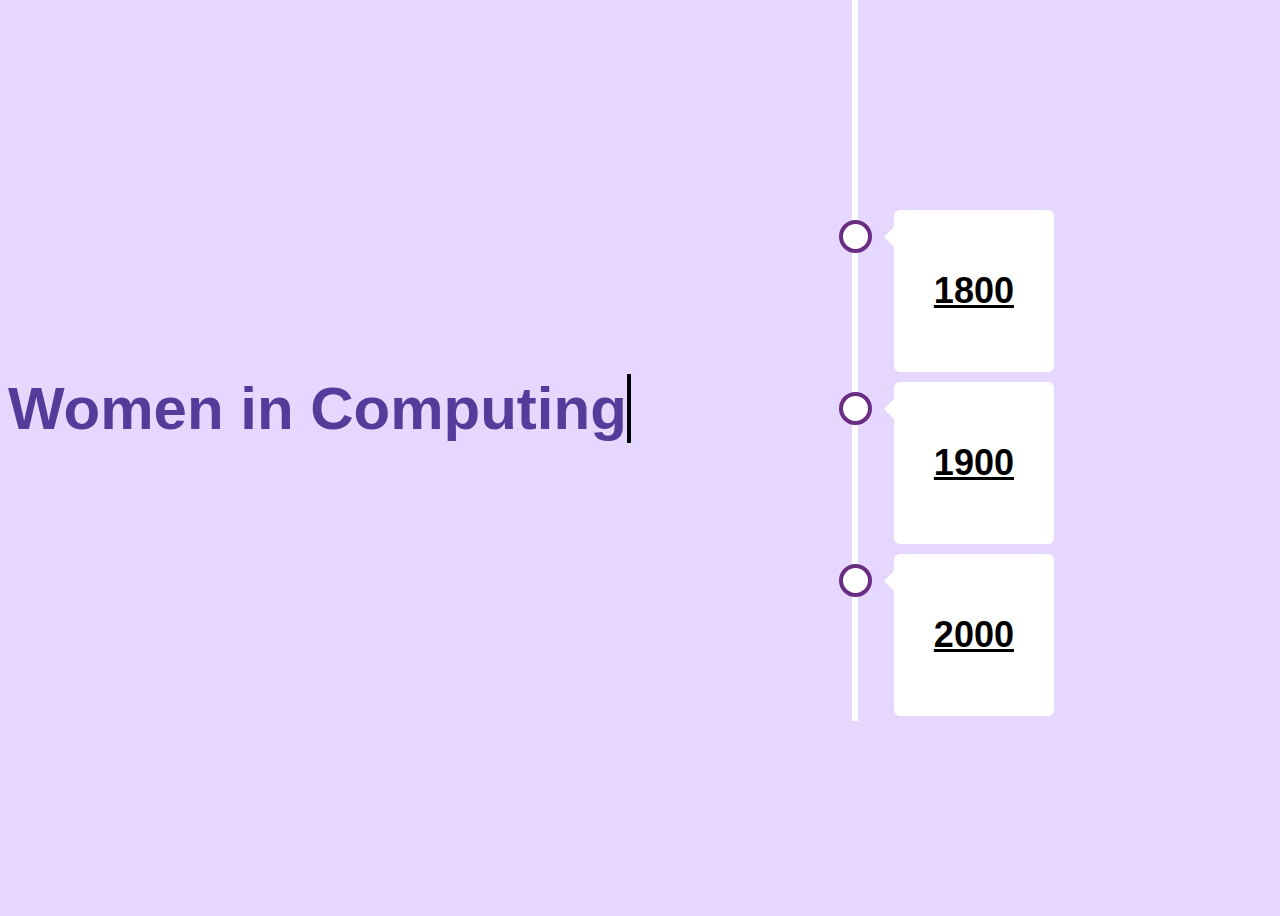
<file: index.html>
<!DOCTYPE html>
<html lang="en">

<head>
  <title>Title</title>
  <meta charset="utf-8">
  <meta name="viewport" content="width=device-width, initial-scale=1">
  <link rel="stylesheet" href="style.css">
</head>
<body>
  
  <style>
              box-sizing: border-box;
        }
        
        body {
          background-color: #E6D7FF;
          font-family: Helvetica, sans-serif;
        }
        
        
        
        @import url('https://fonts.googleapis.com/css2?family=Courier+Prime&display=swap');
        body {
    background-color: #E6D7FF;
    font-family: Helvetica, sans-serif;
  }
  
  HTML CSSResult Skip Results Iframe
EDIT ON
@import url('https://fonts.googleapis.com/css2?family=Courier+Prime&display=swap');
body {
  margin: 0px;
  padding: 0px;
  font-family: "Courier Prime", monospace;
  background-color: #fdfdfe;
}
header {
  width: 100%;
  height: 100vh;
  display: flex;
  justify-content: center;
  align-items: center;
  margin: 0;
}

header h1 {
  font-size: 60px;
  font-weight: 500;
  color: #553c9a;
  border-right: 4px solid #000;
  animation: cursor 1s infinite step-end, typing 10s infinite steps(16);
  white-space: nowrap;
  overflow: hidden;
}
@keyframes cursor{
  0%, 100%{border-color: transparent;}
  50%{border-color: #000;}
}

@keyframes typing{
  0%{ width: 0ch} /*Text is hidden*/
  30%{ width: 19ch;} /*The enitre header will be typed out*/
  80%{ width: 19ch;} /*Text stays visible*/
  90%{ width: 0ch;} /*Text is deleted*/
  100%{ width: 0ch;} /*Text stays hidden*/
}
.card {
  /* Add shadows to create the "card" effect */
  box-shadow: 0 4px 8px 0 rgba(0,0,0,0.2);
  float:left;
  transition: 0.3s;
  margin-top: -440px;
  max-width: 300px;
  max-height: 600px;
  margin-left: 10px;
}
a { color: inherit; } 

a:link {  }


a:visited { text-decoration: none; }


a:hover { text-decoration: none; }


a:active { text-decoration: none; }

/* On mouse-over, add a deeper shadow */
.card:hover {
  box-shadow: 0 8px 16px 0 rgba(0,0,0,0.2);
}

/* Add some padding inside the card container */
.container {
  padding: 162px 90px 50px;
  margin-top: px;
  width: 300px;
  text-align: left;
}      

b {
    margin-top: 80px;
    padding-top: 10px;
    margin-left: -10px;
}
p {
    margin-left: -80px;
}
women{
    clear:both;
    float:left;
    margin-left: -100px;
    max-width: 200px;

}  
img.women{
    clear:both;
    float:left;
    margin-left: px;
    max-width: 300px;

} 

a.fill-div {
    display: block;
    height: 100%;
    width: 100%;
    text-decoration: none;
}
/* CSS */
.button-1 {
  background-color: #553c9a;
  border-radius: 8px;
  border-style: none;
  box-sizing: border-box;
  color: #FFFFFF;
  cursor: pointer;
  display: inline-block;
  font-family: "Haas Grot Text R Web", "Helvetica Neue", Helvetica, Arial, sans-serif;
  font-size: 14px;
  font-weight: 500;
  height: 40px;
  line-height: 20px;
  list-style: none;
  margin: 0;
  outline: none;
  padding: 10px 16px;
  position: relative;
  text-align: center;
  text-decoration: none;
  transition: color 100ms;
  vertical-align: baseline;
  user-select: none;
  -webkit-user-select: none;
  touch-action: manipulation;
}

/* .link {
        position: absolute;
        width: 100%;
        height: 100%;
        top: 0;
        text-decoration: none;
        left: 0;
        z-index: 1;
      } */

.button-1:hover,
.button-1:focus {
  background-color:#553c9a;
}
     
  * {
    box-sizing: border-box;
  }
  
  body {
    background-color: #E6D7FF;
    font-family: Helvetica, sans-serif;
  }
  
  /* The actual timeline (the vertical ruler) */
  .timeline {
    position: relative;
    max-width: 1200px;
    margin: 0 auto;
  }
  
   /* The actual timeline (the vertical ruler) */
  .timeline::after {
    content: '';
    position: absolute;
    width: 6px;
    height: 9000px;
    background-color: white;
    top: -300;
    border-color: #6a2d84;
    bottom: 0;
    left: 50%;
    margin-left: -99px;
  }
  
  /* Container around content */
  .container {
    padding: 5px 40px;
    position: relative;
    background-color: inherit;
    width: 50%;
  }
  
  .title{
      font-family: Helvetica;
      /* margin-left:360px; */
      font-weight: bold;
      margin-top:-800px;
      margin-bottom:-300px;
  }
  
  /* The circles on the timeline */
  .container::after {
    content: '';
    position: absolute;
    width: 25px;
    height: 25px;
    right: -17px;
    background-color: white;
    border: 4px solid #6a2d84;
    top: 15px;
    border-radius: 50%;
    z-index: 1;
  }
  
  /* Place the container to the left */
  .left {
    left: 0;
  }
  
  /* Place the container to the right */
  .right {
    left: 50%;
  }
  
  /* Add arrows to the left container (pointing right) */
  .left::before {
    content: " ";
    height: 0;
    position: absolute;
    top: 22px;
    width: 0;
    z-index: 1;
    right: 30px;
    border: medium solid white;
    border-width: 10px 0 10px 10px;
    border-color: transparent transparent transparent white;
  }
  
  /* Add arrows to the right container (pointing left) */
  .right::before {
    content: " ";
    height: 0;
    position: absolute;
    top: 22px;
    width: 0;
    z-index: 1;
    left: 30px;
    border: medium solid white;
    border-width: 10px 10px 10px 0;
    border-color: transparent white transparent transparent;
  }
  
  a { color: inherit; } 

  /* Fix the circle for containers on the right side */
  .right::after {
    left: -16px;
  }
  h2{
    font-size: 36px;
  }
  
  /* The actual content */
  .content {
    padding: 30px 40px;
    background-color: white;
    position: relative;
    border-radius: 6px;
  }
  
  /* Media queries - Responsive timeline on screens less than 600px wide */
  /* @media screen and (max-width: 600px) { */ */
    /* Place the timelime to the left */
    .timeline::after {
    left: 31px;
    }
    
    /* Full-width containers */
    .container {
    width: 100%;
    padding-left: 70px;
    padding-right: 25px;
    }
    
    /* Make sure that all arrows are pointing leftwards */
    .container::before {
    left: 60px;
    border: medium solid white;
    border-width: 10px 10px 10px 0;
    border-color: transparent white transparent transparent;
    }
  
    /* Make sure all circles are at the same spot */
    .left::after, .right::after {
    left: 15px;
    }
    
    /* Make all right containers behave like the left ones */
    .right {
    left: 0%;
    }
  }
  </style>
</head>
<body>
    <div>
    <header>
        <h1 class="title" style="margin-top:-400px">Women in Computing</h1>
   
    <div style="clear:both;margin-top:10px" class="timeline">
      <div class="container left">
        <div class="content">
          <h2> <a href="1800s.html">1800</a></h2>
          <p></p>
        </div>
      </div>
      <div class="container right">
        <div class="content">
          <h2> <a href="1900s.html">1900</a></h2>
          <p></p>
        </div>
      </div>
      <div class="container left">
        <div class="content">
          <h2>  <a href="2000s.html"> 2000</a></h2>
          <p></p>
        </div>
      </div>
      
      
    </div>
  </header>
</body>
</html>
</file>
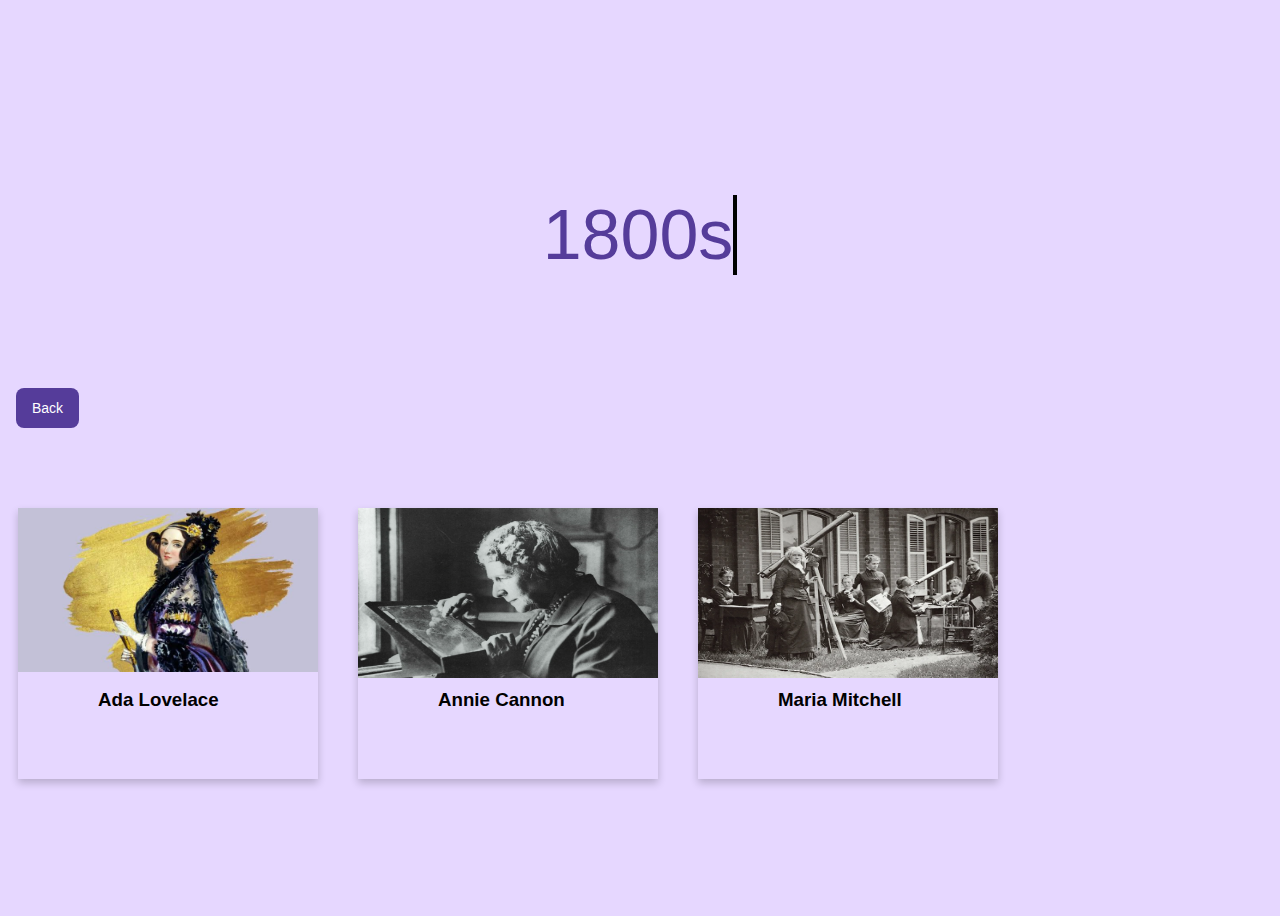
<file: 1800s.html>
<!DOCTYPE html>
<html lang="en">
<head>
    <meta charset="UTF-8">
    <meta name="viewport" content="width=device-width, initial-scale=1.0">
    <title>Document</title>
</head>
<body>
    <body>
  
        <style>
        * {
          box-sizing: border-box;
        }
        
        body {
          background-color: #E6D7FF;
          font-family: Helvetica, sans-serif;
        }
        
        
        
        @import url('https://fonts.googleapis.com/css2?family=Courier+Prime&display=swap');
        body {
    background-color: #E6D7FF;
    font-family: Helvetica, sans-serif;
  }
  
  HTML CSSResult Skip Results Iframe
EDIT ON
@import url('https://fonts.googleapis.com/css2?family=Courier+Prime&display=swap');
body {
  margin: 0px;
  padding: 0px;
  font-family: "Courier Prime", monospace;
  background-color: #fdfdfe;
}
header {
  width: 100%;
  height: 100vh;
  display: flex;
  justify-content: center;
  align-items: center;
  margin: 0;
}

header h1 {
  font-size: 70px;
  font-weight: 500;
  margin-top:100px;
  color: #553c9a;
  border-right: 4px solid #000;
  animation: cursor 1s infinite step-end, typing 10s infinite steps(16);
  white-space: nowrap;
  overflow: hidden;
}
@keyframes cursor{
  0%, 100%{border-color: transparent;}
  50%{border-color: #000;}
}

@keyframes typing{
  0%{ width: 0ch} /*Text is hidden*/
  30%{ width: 5ch;} /*The enitre header will be typed out*/
  80%{ width: 5ch;} /*Text stays visible*/
  90%{ width: 0ch;} /*Text is deleted*/
  100%{ width: 0ch;} /*Text stays hidden*/
}
.card {
  /* Add shadows to create the "card" effect */
  box-shadow: 0 4px 8px 0 rgba(0,0,0,0.2);
  float:left;
  transition: 0.3s;
  margin-top: -400px;
  max-width: 300px;
  max-height: 600px;
  text-decoration:none;
  margin-left: 10px;
}
a { color: inherit; } 

a:link { text-decoration: none; }


a:visited { text-decoration: none; }


a:hover { text-decoration: none; }


a:active { text-decoration: none; }

/* On mouse-over, add a deeper shadow */
.card:hover {
  box-shadow: 0 8px 16px 0 rgba(0,0,0,0.2);
}

/* Add some padding inside the card container */
.container {
  padding: 162px 90px 50px;
  margin-top: px;
  width: 300px;
  text-align: left;
}      

b {
    margin-top: 80px;
    padding-top: 10px;
    margin-left: -10px;
}
p {
    margin-left: -80px;
}
women{
    clear:both;
    float:left;
    margin-left: -100px;
    max-width: 200px;

}  
img.women{
    clear:both;
    float:left;
    margin-left: px;
    max-width: 300px;

} 

a.fill-div {
    display: block;
    height: 100%;
    width: 100%;
    text-decoration: none;
}
/* CSS */
.button-1 {
  background-color: #553c9a;
  border-radius: 8px;
  border-style: none;
  box-sizing: border-box;
  color: #FFFFFF;
  cursor: pointer;
  display: inline-block;
  font-family: "Haas Grot Text R Web", "Helvetica Neue", Helvetica, Arial, sans-serif;
  font-size: 14px;
  font-weight: 500;
  height: 40px;
  line-height: 20px;
  list-style: none;
  margin: 0;
  outline: none;
  padding: 10px 16px;
  position: relative;
  text-align: center;
  text-decoration: none;
  transition: color 100ms;
  vertical-align: baseline;
  user-select: none;
  -webkit-user-select: none;
  touch-action: manipulation;
}

/* .link {
        position: absolute;
        width: 100%;
        height: 100%;
        top: 0;
        text-decoration: none;
        left: 0;
        z-index: 1;
      } */

.button-1:hover,
.button-1:focus {
  background-color:#553c9a;
}
       
        </style>
        </head>
        <body>
            <div>
            <header>
                <h1 class="title" style="margin-top:-400px">1800s</h1>
            </header>
         <button class="button-1" style="margin-top:-520px;margin-left:8px;clear:both;float:left">  <a href="index.html">Back</a></button>
        <!-- <button class="button-1" style="margin-top:-520px;margin-left:868px;clear:both;float:left">More Women</button> -->
    
  
              <div class="card" style="margin-left:350px">
                <a href="AnnieJumpCannon.html">
                    <span class="card"></span>
                <img style="height: 170px; width: 300px; "  class="women" src="Screenshot 2023-12-04 at 1.00.34 AM.png"  alt="Ada Lovelace"style="max-width:auto;max-height: auto;">
                <div class="container">
                  <h3><b>Annie Cannon</b></h3>
                </div>
              </div>
            </a>
              <div class="card">
                <a href="adaLovelace.html">
                    <span class="card"></span>
                <img  class="women" src="AdaLovelace.jpeg"  alt="Ada Lovelace" style="max-width:auto;max-height: auto;">
                <div class="container">
                  <h3><b>Ada Lovelace</b></h3>
                </div>
              </div>
              <div class="card" style="margin-left:690px">
                <a href="mariaMitchell.html">
                    <span class="card"></span>
                <img style="height: 170px; width: 300px; " class="women" src="mariaMitchel.webp"  alt="Ada Lovelace" style="max-width:auto;max-height: auto;">
                <div class="container">
                  <h3><b>Maria Mitchell</b></h3>
                </div>
              </div>

      </body>
      </html>
</file>
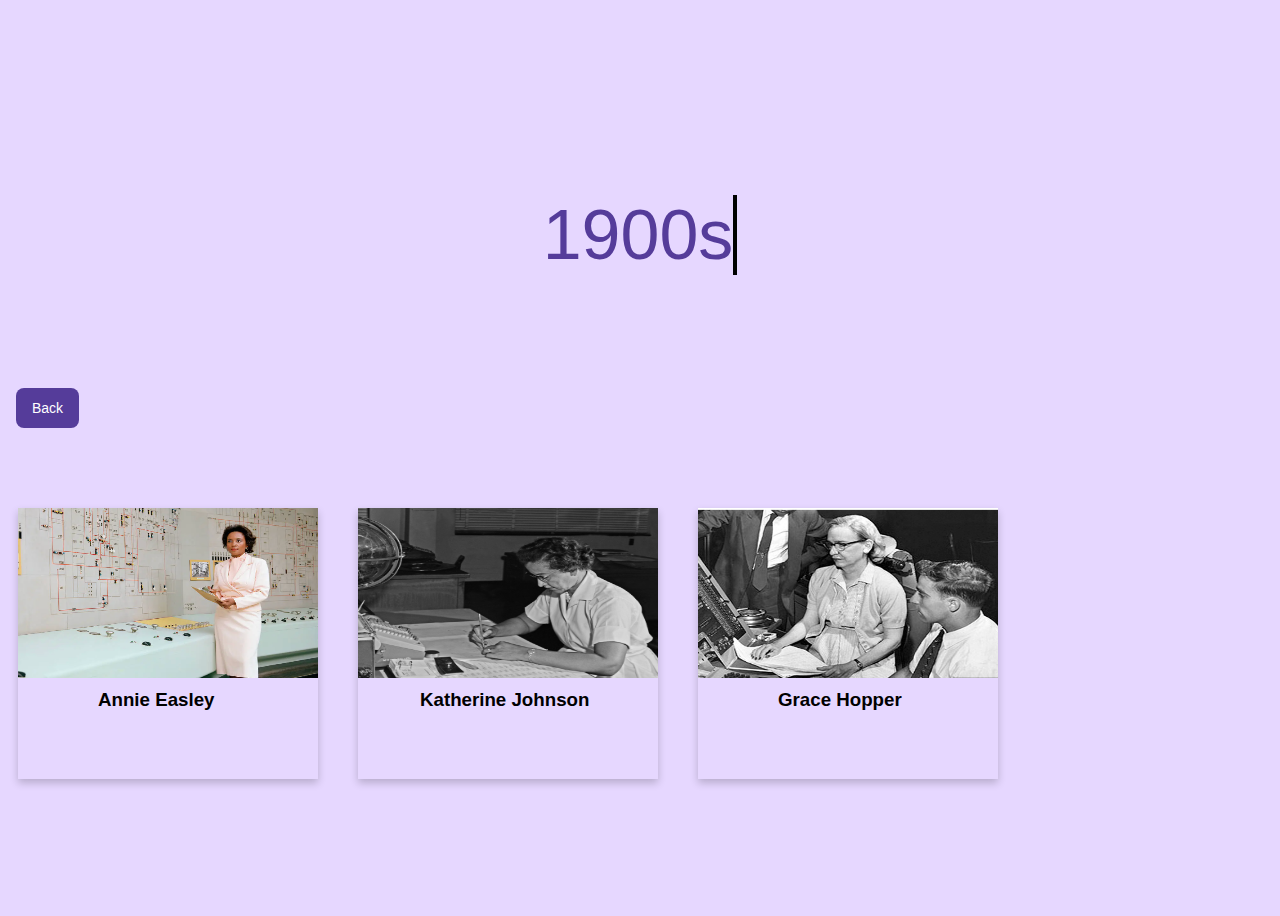
<file: 1900s.html>
<!DOCTYPE html>
<html lang="en">
<head>
    <meta charset="UTF-8">
    <meta name="viewport" content="width=device-width, initial-scale=1.0">
    <title>Document</title>
</head>
<body>
    <body>
  
        <style>
        * {
          box-sizing: border-box;
        }
        
        body {
          background-color: #E6D7FF;
          font-family: Helvetica, sans-serif;
        }
        
        
        
        @import url('https://fonts.googleapis.com/css2?family=Courier+Prime&display=swap');
        body {
    background-color: #E6D7FF;
    font-family: Helvetica, sans-serif;
  }
  
  HTML CSSResult Skip Results Iframe
EDIT ON
@import url('https://fonts.googleapis.com/css2?family=Courier+Prime&display=swap');
body {
  margin: 0px;
  padding: 0px;
  font-family: "Courier Prime", monospace;
  background-color: #fdfdfe;
}
header {
  width: 100%;
  height: 100vh;
  display: flex;
  justify-content: center;
  align-items: center;
  margin: 0;
}

header h1 {
  font-size: 70px;
  font-weight: 500;
  color: #553c9a;
  border-right: 4px solid #000;
  animation: cursor 1s infinite step-end, typing 10s infinite steps(16);
  white-space: nowrap;
  overflow: hidden;
}
@keyframes cursor{
  0%, 100%{border-color: transparent;}
  50%{border-color: #000;}
}

@keyframes typing{
  0%{ width: 0ch} /*Text is hidden*/
  30%{ width: 5ch;} /*The enitre header will be typed out*/
  80%{ width: 5ch;} /*Text stays visible*/
  90%{ width: 0ch;} /*Text is deleted*/
  100%{ width: 0ch;} /*Text stays hidden*/
}
.card {
  /* Add shadows to create the "card" effect */
  box-shadow: 0 4px 8px 0 rgba(0,0,0,0.2);
  float:left;
  margin-top: -400px;

  transition: 0.3s;
  max-width: 300px;
  max-height: 600px;
  text-decoration:none;
  margin-left: 10px;
}
a { color: inherit; } 

a:link { text-decoration: none; }


a:visited { text-decoration: none; }


a:hover { text-decoration: none; }


a:active { text-decoration: none; }

/* On mouse-over, add a deeper shadow */
.card:hover {
  box-shadow: 0 8px 16px 0 rgba(0,0,0,0.2);
}

/* Add some padding inside the card container */
.container {
  padding: 162px 90px 50px;
  margin-top: px;
  width: 300px;
  text-align: left;
}      

b {
    margin-top: 80px;
    padding-top: 10px;
    margin-left: -10px;
}
p {
    margin-left: -80px;
}
women{
    clear:both;
    float:left;
    margin-left: -100px;
    max-width: 200px;

}  
img.women{
    clear:both;
    float:left;
    margin-left: px;
    max-width: 300px;

} 

a.fill-div {
    display: block;
    height: 100%;
    width: 100%;
    text-decoration: none;
}
/* CSS */
.button-1 {
  background-color: #553c9a;
  border-radius: 8px;
  border-style: none;
  box-sizing: border-box;
  color: #FFFFFF;
  cursor: pointer;
  display: inline-block;
  font-family: "Haas Grot Text R Web", "Helvetica Neue", Helvetica, Arial, sans-serif;
  font-size: 14px;
  font-weight: 500;
  height: 40px;
  line-height: 20px;
  list-style: none;
  margin: 0;
  outline: none;
  padding: 10px 16px;
  position: relative;
  text-align: center;
  text-decoration: none;
  transition: color 100ms;
  vertical-align: baseline;
  user-select: none;
  -webkit-user-select: none;
  touch-action: manipulation;
}

/* .link {
        position: absolute;
        width: 100%;
        height: 100%;
        top: 0;
        text-decoration: none;
        left: 0;
        z-index: 1;
      } */

.button-1:hover,
.button-1:focus {
  background-color:#553c9a;
}
       
        </style>
        </head>
        <body>
            <div>
            <header>
                <h1 class="title" style="margin-top:-400px">1900s</h1>
            </header>
         <button class="button-1" style="margin-top:-520px;margin-left:8px;clear:both;float:left">  <a href="index.html">Back</a></button>
        <!-- <button class="button-1" style="margin-top:-520px;margin-left:868px;clear:both;float:left">More Women</button> -->
    
  
        <div class="card" style="margin-left:350px">
          <a href="katherineJohnson.html">
              <span class="card"></span>
          <img style="height: 170px; width: 300px; "  class="women" src="Screenshot 2023-12-05 at 1.22.48 AM.png"  alt="Ada Lovelace"style="max-width:auto;max-height: auto;">
          <div class="container">
            <h3 style="width:200px;margin-left:-28px">Katherine Johnson</h3>
          </div>
        </div>
            </a>
              <div class="card">
                <a href="annieEasley.html">
                    <span class="card"></span>
                <img  style="height: 170px; width: 300px; "  class="women" src="Screenshot 2023-12-05 at 1.14.54 AM.png"  alt="Ada Lovelace" style="max-width:auto;max-height: auto;">
                <div class="container">
                  <h3><b>Annie Easley</b></h3>
                </div>
              </div>
              <div class="card" style="margin-left:690px">
                <a href="graceHopper.html">
                    <span class="card"></span>
                <img style="height: 170px; width: 300px; " class="women" src="Screenshot 2023-12-05 at 1.20.23 AM.png"  alt="Ada Lovelace" style="max-width:auto;max-height: auto;">
                <div class="container">
                  <h3><b>Grace Hopper</b></h3>
                </div>
              </div>

      </body>
      </html>
</file>
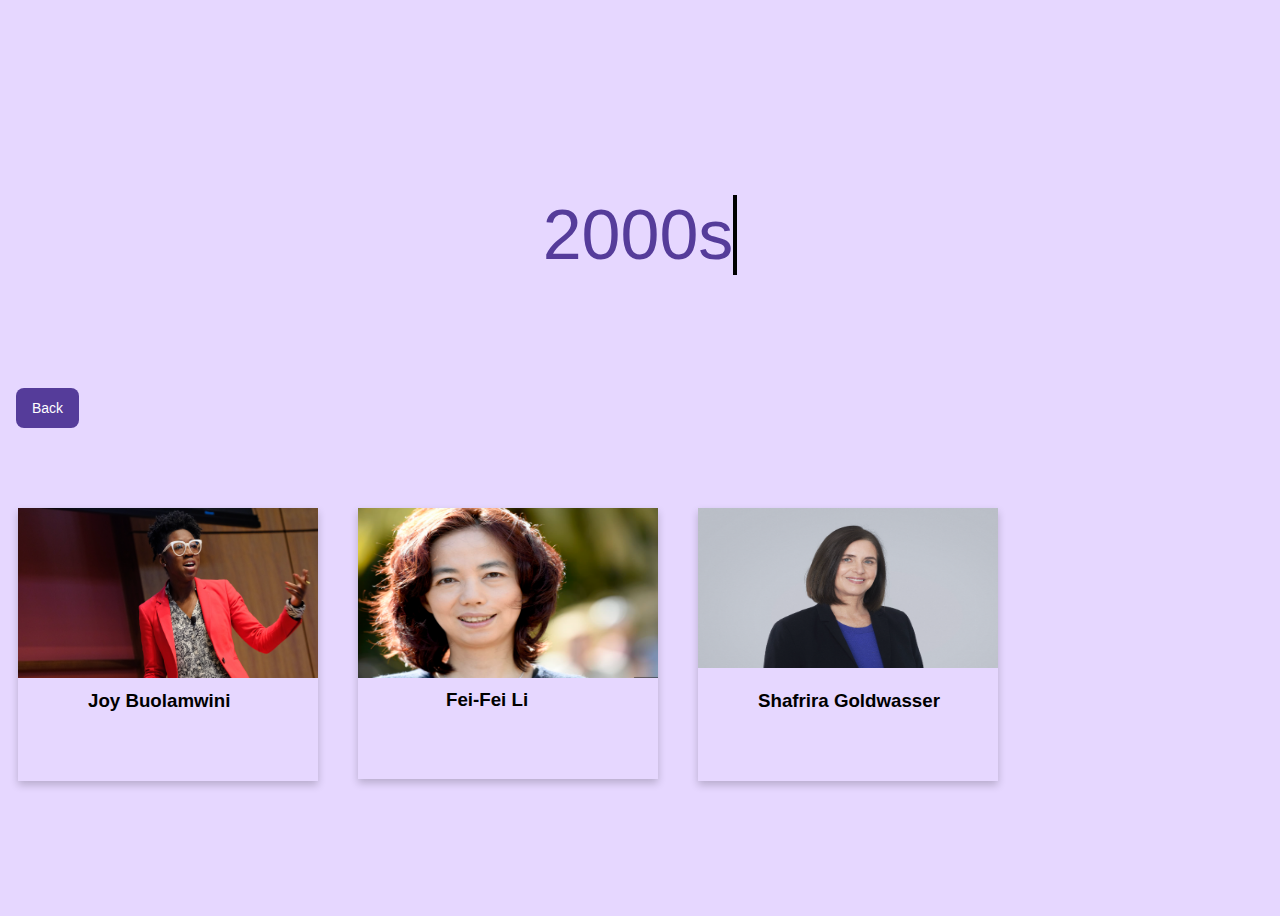
<file: 2000s.html>
<!DOCTYPE html>
<html lang="en">
<head>
    <meta charset="UTF-8">
    <meta name="viewport" content="width=device-width, initial-scale=1.0">
    <title>Document</title>
</head>
<body>
    <body>
  
        <style>
        * {
          box-sizing: border-box;
        }
        
        body {
          background-color: #E6D7FF;
          font-family: Helvetica, sans-serif;
        }
        
        
        
        @import url('https://fonts.googleapis.com/css2?family=Courier+Prime&display=swap');
        body {
    background-color: #E6D7FF;
    font-family: Helvetica, sans-serif;
  }
  
  HTML CSSResult Skip Results Iframe
EDIT ON
@import url('https://fonts.googleapis.com/css2?family=Courier+Prime&display=swap');
body {
  margin: 0px;
  padding: 0px;
  font-family: "Courier Prime", monospace;
  background-color: #fdfdfe;
}
header {
  width: 100%;
  height: 100vh;
  display: flex;
  justify-content: center;
  align-items: center;
  margin: 0;
}

header h1 {
  font-size: 70px;
  font-weight: 500;
  color: #553c9a;
  border-right: 4px solid #000;
  animation: cursor 1s infinite step-end, typing 10s infinite steps(16);
  white-space: nowrap;
  overflow: hidden;
}
@keyframes cursor{
  0%, 100%{border-color: transparent;}
  50%{border-color: #000;}
}

@keyframes typing{
  0%{ width: 0ch} /*Text is hidden*/
  30%{ width: 5ch;} /*The enitre header will be typed out*/
  80%{ width: 5ch;} /*Text stays visible*/
  90%{ width: 0ch;} /*Text is deleted*/
  100%{ width: 0ch;} /*Text stays hidden*/
}
.card {
  /* Add shadows to create the "card" effect */
  box-shadow: 0 4px 8px 0 rgba(0,0,0,0.2);
  float:left;
  transition: 0.3s;
  margin-top: -400px;
  max-width: 300px;
  max-height: 600px;
  text-decoration:none;
  margin-left: 10px;
}
a { color: inherit; } 

a:link { text-decoration: none; }


a:visited { text-decoration: none; }


a:hover { text-decoration: none; }


a:active { text-decoration: none; }

/* On mouse-over, add a deeper shadow */
.card:hover {
  box-shadow: 0 8px 16px 0 rgba(0,0,0,0.2);
}

/* Add some padding inside the card container */
.container {
  padding: 162px 90px 50px;
  margin-top: px;
  width: 300px;
  text-align: left;
}      

b {
    margin-top: 80px;
    padding-top: 10px;
    margin-left: -10px;
}
p {
    margin-left: -80px;
}
women{
    clear:both;
    float:left;
    margin-left: -100px;
    max-width: 200px;

}  
img.women{
    clear:both;
    float:left;
    margin-left: px;
    max-width: 300px;

} 

a.fill-div {
    display: block;
    height: 100%;
    width: 100%;
    text-decoration: none;
}
/* CSS */
.button-1 {
  background-color: #553c9a;
  border-radius: 8px;
  border-style: none;
  box-sizing: border-box;
  color: #FFFFFF;
  cursor: pointer;
  display: inline-block;
  font-family: "Haas Grot Text R Web", "Helvetica Neue", Helvetica, Arial, sans-serif;
  font-size: 14px;
  font-weight: 500;
  height: 40px;
  line-height: 20px;
  list-style: none;
  margin: 0;
  outline: none;
  padding: 10px 16px;
  position: relative;
  text-align: center;
  text-decoration: none;
  transition: color 100ms;
  vertical-align: baseline;
  user-select: none;
  -webkit-user-select: none;
  touch-action: manipulation;
}

/* .link {
        position: absolute;
        width: 100%;
        height: 100%;
        top: 0;
        text-decoration: none;
        left: 0;
        z-index: 1;
      } */

.button-1:hover,
.button-1:focus {
  background-color:#553c9a;
}
       
        </style>
        </head>
        <body>
            <div>
            <header>
                <h1 class="title" style="margin-top:-400px">2000s</h1>
            </header>
         <button class="button-1" style="margin-top:-520px;margin-left:8px;clear:both;float:left">  <a href="index.html">Back</a></button>
        <!-- <button class="button-1" style="margin-top:-520px;margin-left:868px;clear:both;float:left">More Women</button> -->
    
  
              <div class="card" style="margin-left:350px">
                <a href="Fei-FeiLi.html">
                    <span class="card"></span>
                <img style="height: 170px; width: 300px; "  class="women" src="Screenshot 2023-12-05 at 1.18.19 AM.png"  alt="Ada Lovelace"style="max-width:auto;max-height: auto;">
                <div class="container">
                  <h3 style="margin-left: 8px;"><b>   Fei-Fei Li</b></h3>
                </div>
              </div>
            </a>
              <div class="card">
                <a href="joyBuolamwini.html">
                    <span class="card"></span>
                <img    style="height: 170px; width: 300px; "class="women" src="Screenshot 2023-12-05 at 1.37.19 AM.png"  alt="Ada Lovelace" style="max-width:auto;max-height: auto;">
                <div class="container">
                  <h3 style="width:200px;margin-top:20px;margin-left:-10px""><b>Joy Buolamwini</b></h3>
                </div>
              </div>
              <div class="card" style="margin-left:690px">
                <a href="shafriraGoldwasser.html">
                    <span class="card"></span>
                <img style="height: 160px; width: 300px; " class="women" src="Screenshot 2023-12-05 at 1.48.22 AM.png"  alt="Ada Lovelace" style="max-width:auto;max-height: auto;">
                <div class="container">
                  <h3 style="width:200px;margin-top:20px; margin-left:-20px"><b>Shafrira Goldwasser</b></h3>
                </div>
              </div>

      </body>
      </html>
</file>
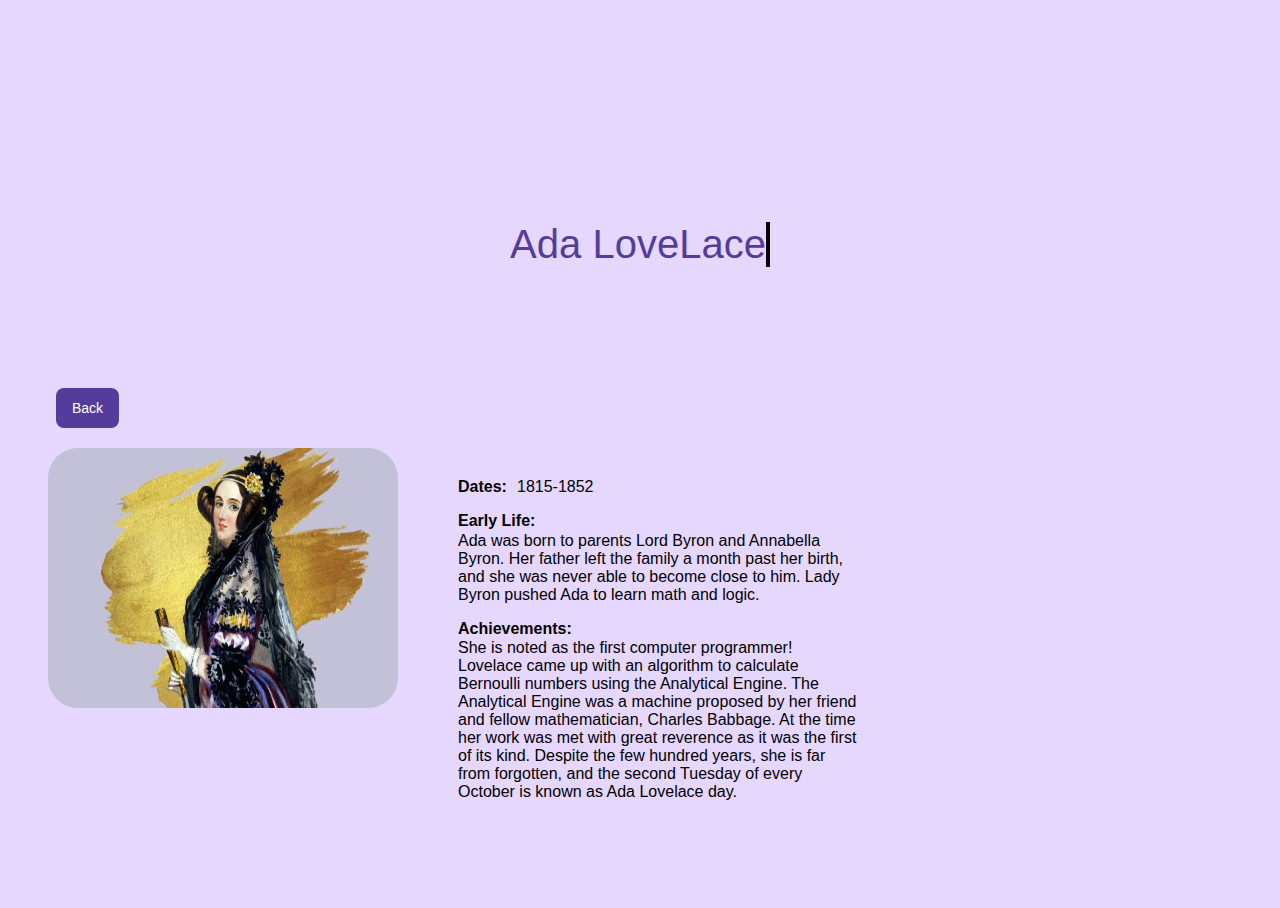
<file: adaLovelace.html>
<!DOCTYPE html>
<html lang="en">
<head>
    <meta charset="UTF-8">
    <meta name="viewport" content="width=device-width, initial-scale=1.0">
    <title>Document</title>
</head>
<body>
    <body>
  
        <style>
        * {
          box-sizing: border-box;
        }
        
        body {
          background-color: #E6D7FF;
          font-family: Helvetica, sans-serif;
        }
        
        
        
        @import url('https://fonts.googleapis.com/css2?family=Courier+Prime&display=swap');
        body {
    background-color: #E6D7FF;
    font-family: Helvetica, sans-serif;
  }
  
  HTML CSSResult Skip Results Iframe
EDIT ON
@import url('https://fonts.googleapis.com/css2?family=Courier+Prime&display=swap');
body {
  margin: 0px;
  padding: 0px;
  font-family: "Courier Prime", monospace;
  background-color: #fdfdfe;
}
header {
  width: 100%;
  height: 100vh;
  display: flex;
  justify-content: center;
  align-items: center;
  margin: 0;
}

header h1 {
  font-size: 40px;
  font-weight: 500;
  margin-left: -00px;
  color: #553c9a;
  border-right: 4px solid #000;
  animation: cursor 1s infinite step-end, typing 10s infinite steps(16);
  white-space: nowrap;
  overflow: hidden;
}
@keyframes cursor{
  0%, 100%{border-color: transparent;}
  50%{border-color: #000;}
}

@keyframes typing{
  0%{ width: 0ch} /*Text is hidden*/
  30%{ width: 12ch;} /*The enitre header will be typed out*/
  80%{ width: 12ch;} /*Text stays visible*/
  90%{ width: 0ch;} /*Text is deleted*/
  100%{ width: 0ch;} /*Text stays hidden*/
}
.card {
  /* Add shadows to create the "card" effect */
  box-shadow: 0 4px 8px 0 rgba(0,0,0,0.2);
  float:left;
  transition: 0.3s;
  margin-top: -440px;
  max-width: 300px;
  max-height: 600px;
  text-decoration:none;
  margin-left: 10px;
}
a { color: inherit; } 

a:link { text-decoration: none; }


a:visited { text-decoration: none; }


a:hover { text-decoration: none; }


a:active { text-decoration: none; }

/* On mouse-over, add a deeper shadow */
.card:hover {
  box-shadow: 0 8px 16px 0 rgba(0,0,0,0.2);
}

/* Add some padding inside the card container */
.container {
  padding: 162px 90px 50px;
  margin-top: px;
  width: 300px;
  text-align: left;
}      

b {
    margin-top: 80px;
    padding-top: 10px;
    margin-left: -10px;
}
p {
    margin-left: -80px;
}
women{
    clear:both;
    float:left;
    margin-left: -100px;
    max-width: 200px;

}  
img.women{
    clear:both;
    float:left;
    margin-left: 40px;
    max-width: 350px;
    height: 260px;
    margin-top:-460px;
    border-radius: 15px;
    border-radius: 30px;


} 

a.fill-div {
    display: block;
    height: 100%;
    width: 100%;
    text-decoration: none;
}
/* CSS */
.button-1 {
  background-color: #553c9a;
  border-radius: 8px;
  border-style: none;
  box-sizing: border-box;
  color: #FFFFFF;
  cursor: pointer;
  display: inline-block;
  font-family: "Haas Grot Text R Web", "Helvetica Neue", Helvetica, Arial, sans-serif;
  font-size: 14px;
  font-weight: 500;
  height: 40px;
  line-height: 20px;
  list-style: none;
  margin: 0;
  outline: none;
  padding: 10px 16px;
  position: relative;
  text-align: center;
  text-decoration: none;
  transition: color 100ms;
  vertical-align: baseline;
  user-select: none;
  -webkit-user-select: none;
  touch-action: manipulation;
}


.button-1:hover,
.button-1:focus {
  background-color:#553c9a;
}
       
        </style>
        </head>
        <body>
            <div>
            <header>
                <h1 class="title" style="margin-top:-400px">Ada LoveLace</h1>
            </header>
            <button class="button-1"  style="margin-top:-520px;margin-left:48px;clear:both;float:left"><a href="1800s.html">Back</a></button>

             
       <img  class="women" src="AdaLovelace.jpeg"  alt="Ada Lovelace" style="width:100%">
        
       
       <div style="margin-top:-430px;margin-left:450px; max-width: 400px;max-height: 200px;">
        <h4 style="margin-top:-430px">Dates:</h4>
        <p style="margin-top:-39px; margin-left:59px" >1815-1852</p>
        <h4 style="margin-top:10px">Early Life:</h4>
        <p style="margin-left:0px;margin-top:-20px">Ada was born to parents Lord Byron and Annabella Byron. Her father left the family a month past her birth, and she was never able to become close to him. Lady Byron pushed Ada to learn math and logic. </p>
        
        <h4 style="margin-top:10px">Achievements:</h4>
        <p style="margin-left:0px;margin-top:-20px"> She is noted as the first computer programmer! Lovelace came up with an algorithm to calculate Bernoulli numbers using the Analytical Engine. The Analytical Engine was a machine proposed by her friend and fellow mathematician, Charles Babbage. At the time her work was met with great reverence as it was the first of its kind. Despite the few hundred years, she is far from forgotten, and the second Tuesday of every October is known as Ada Lovelace day. 
      
      </p>
      </div>
          

      </body>
      </html>
</file>
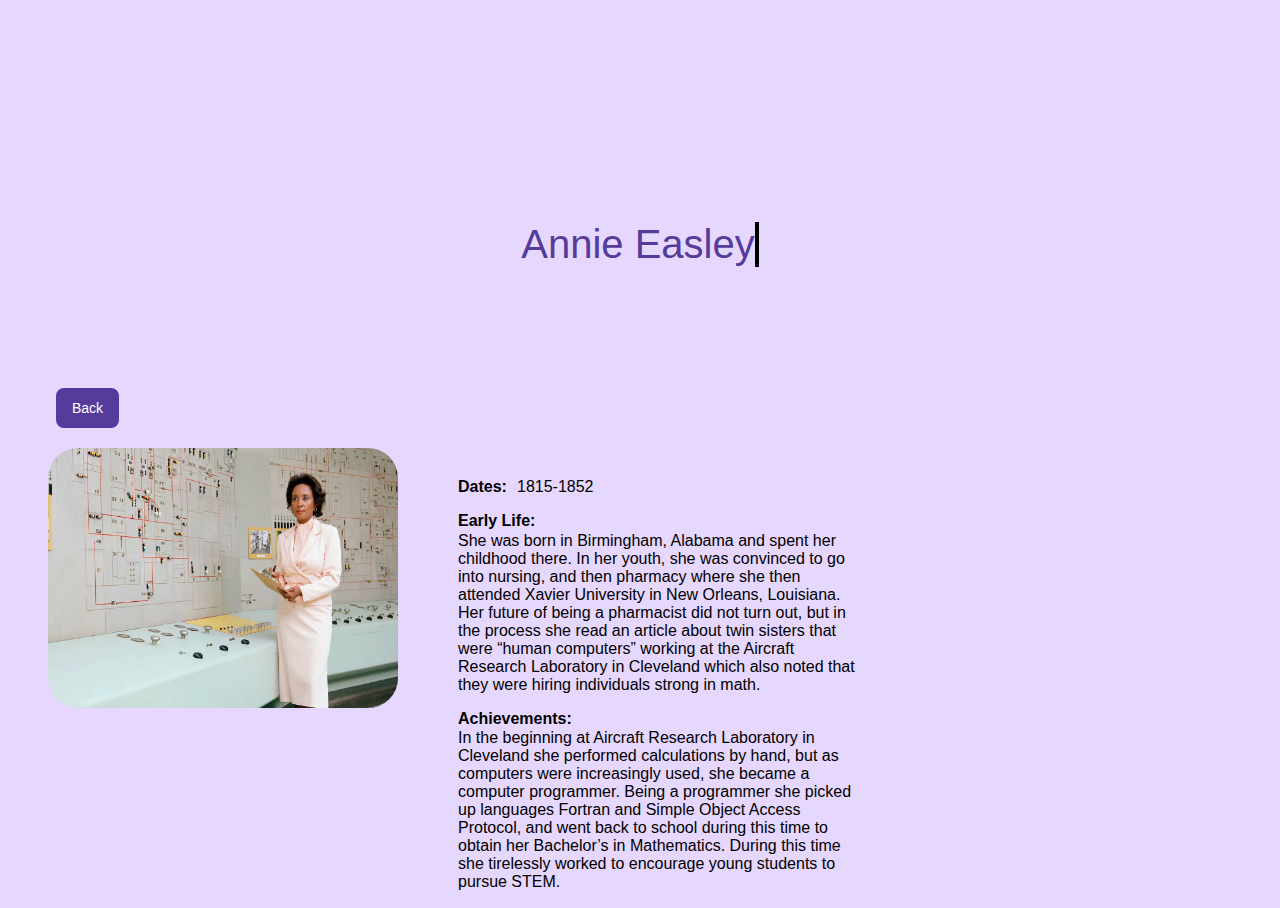
<file: annieEasley.html>
<!DOCTYPE html>
<html lang="en">
<head>
    <meta charset="UTF-8">
    <meta name="viewport" content="width=device-width, initial-scale=1.0">
    <title>Document</title>
</head>
<body>
    <body>
  
        <style>
        * {
          box-sizing: border-box;
        }
        
        body {
          background-color: #E6D7FF;
          font-family: Helvetica, sans-serif;
        }
        
        
        
        @import url('https://fonts.googleapis.com/css2?family=Courier+Prime&display=swap');
        body {
    background-color: #E6D7FF;
    font-family: Helvetica, sans-serif;
  }
  
  HTML CSSResult Skip Results Iframe
EDIT ON
@import url('https://fonts.googleapis.com/css2?family=Courier+Prime&display=swap');
body {
  margin: 0px;
  padding: 0px;
  font-family: "Courier Prime", monospace;
  background-color: #fdfdfe;
}
header {
  width: 100%;
  height: 100vh;
  display: flex;
  justify-content: center;
  align-items: center;
  margin: 0;
}

header h1 {
  font-size: 40px;
  font-weight: 500;
  margin-left: -00px;
  color: #553c9a;
  border-right: 4px solid #000;
  animation: cursor 1s infinite step-end, typing 10s infinite steps(16);
  white-space: nowrap;
  overflow: hidden;
}
@keyframes cursor{
  0%, 100%{border-color: transparent;}
  50%{border-color: #000;}
}

@keyframes typing{
  0%{ width: 0ch} /*Text is hidden*/
  30%{ width: 12ch;} /*The enitre header will be typed out*/
  80%{ width: 12ch;} /*Text stays visible*/
  90%{ width: 0ch;} /*Text is deleted*/
  100%{ width: 0ch;} /*Text stays hidden*/
}
.card {
  /* Add shadows to create the "card" effect */
  box-shadow: 0 4px 8px 0 rgba(0,0,0,0.2);
  float:left;
  transition: 0.3s;
  margin-top: -440px;
  max-width: 300px;
  max-height: 600px;
  text-decoration:none;
  margin-left: 10px;
}
a { color: inherit; } 

a:link { text-decoration: none; }


a:visited { text-decoration: none; }


a:hover { text-decoration: none; }


a:active { text-decoration: none; }

/* On mouse-over, add a deeper shadow */
.card:hover {
  box-shadow: 0 8px 16px 0 rgba(0,0,0,0.2);
}

/* Add some padding inside the card container */
.container {
  padding: 162px 90px 50px;
  margin-top: px;
  width: 300px;
  text-align: left;
}      

b {
    margin-top: 80px;
    padding-top: 10px;
    margin-left: -10px;
}
p {
    margin-left: -80px;
}
women{
    clear:both;
    float:left;
    margin-left: -100px;
    max-width: 200px;

}  
img.women{
    clear:both;
    float:left;
    margin-left: 40px;
    max-width: 350px;
    height: 260px;
    margin-top:-460px;
    border-radius: 15px;
    border-radius: 30px;


} 

a.fill-div {
    display: block;
    height: 100%;
    width: 100%;
    text-decoration: none;
}
/* CSS */
.button-1 {
  background-color: #553c9a;
  border-radius: 8px;
  border-style: none;
  box-sizing: border-box;
  color: #FFFFFF;
  cursor: pointer;
  display: inline-block;
  font-family: "Haas Grot Text R Web", "Helvetica Neue", Helvetica, Arial, sans-serif;
  font-size: 14px;
  font-weight: 500;
  height: 40px;
  line-height: 20px;
  list-style: none;
  margin: 0;
  outline: none;
  padding: 10px 16px;
  position: relative;
  text-align: center;
  text-decoration: none;
  transition: color 100ms;
  vertical-align: baseline;
  user-select: none;
  -webkit-user-select: none;
  touch-action: manipulation;
}


.button-1:hover,
.button-1:focus {
  background-color:#553c9a;
}
       
        </style>
        </head>
        <body>
            <div>
            <header>
                <h1 class="title" style="margin-top:-400px">Annie Easley</h1>
            </header>
        <button class="button-1"  style="margin-top:-520px;margin-left:48px;clear:both;float:left"><a href="1900s.html">Back</a></button>

             
       <img  class="women" src="Screenshot 2023-12-05 at 1.14.54 AM.png"  alt="Ada Lovelace" style="width:100%">
        
       
       <div style="margin-top:-430px;margin-left:450px; max-width: 400px;max-height: 200px;">
        <h4 style="margin-top:-430px">Dates:</h4>
        <p style="margin-top:-39px; margin-left:59px" >1815-1852</p>
        <h4 style="margin-top:10px">Early Life:</h4>
        <p style="margin-left:0px;margin-top:-20px">She was born in Birmingham, Alabama and spent her childhood there. In her youth, she was convinced to go into nursing, and then pharmacy where she then attended Xavier University in New Orleans, Louisiana. Her future of being a pharmacist did not turn out, but in the process she read an article about twin sisters that were “human computers” working at the Aircraft Research Laboratory in Cleveland which also noted that they were hiring individuals strong in math.

        </p>
        
        <h4 style="margin-top:10px">Achievements:</h4>
        <p style="margin-left:0px;margin-top:-20px"> In the beginning at Aircraft Research Laboratory in Cleveland  she performed calculations by hand, but as computers were increasingly used, she became a computer programmer. Being a programmer she picked up languages Fortran and Simple Object Access Protocol, and went back to school during this time to obtain her Bachelor’s in Mathematics. During this time she tirelessly worked to encourage young students to pursue STEM. </p>
      
      </div>
          

      </body>
      </html>
</file>
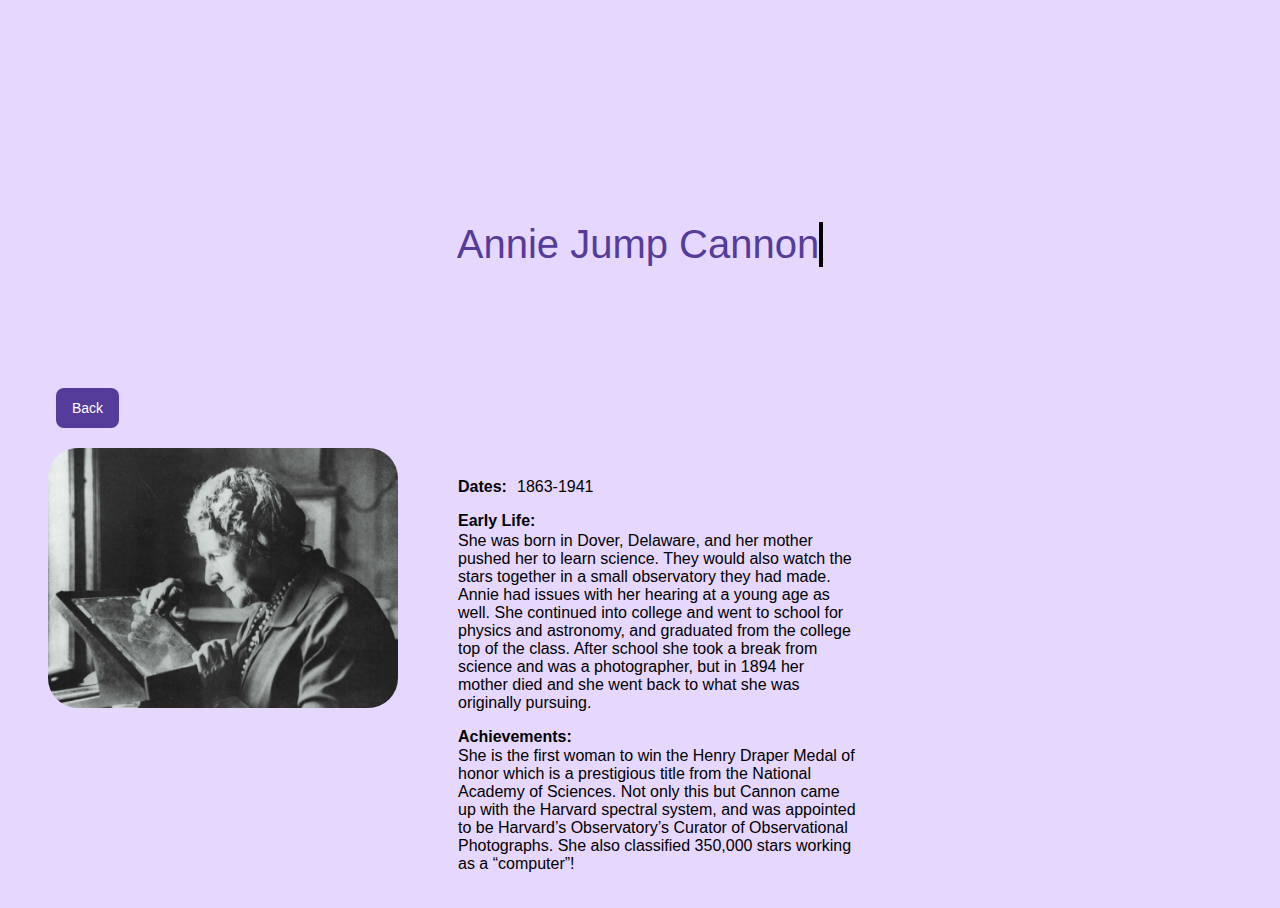
<file: AnnieJumpCannon.html>
<!DOCTYPE html>
<html lang="en">
<head>
    <meta charset="UTF-8">
    <meta name="viewport" content="width=device-width, initial-scale=1.0">
    <title>Document</title>
</head>
<body>
    <body>
  
        <style>
        * {
          box-sizing: border-box;
        }
        
        body {
          background-color: #E6D7FF;
          font-family: Helvetica, sans-serif;
        }
        
        
        
        @import url('https://fonts.googleapis.com/css2?family=Courier+Prime&display=swap');
        body {
    background-color: #E6D7FF;
    font-family: Helvetica, sans-serif;
  }
  
  HTML CSSResult Skip Results Iframe
EDIT ON
@import url('https://fonts.googleapis.com/css2?family=Courier+Prime&display=swap');
body {
  margin: 0px;
  padding: 0px;
  font-family: "Courier Prime", monospace;
  background-color: #fdfdfe;
}
header {
  width: 100%;
  height: 100vh;
  display: flex;
  justify-content: center;
  align-items: center;
  margin: 0;
}

header h1 {
  font-size: 40px;
  font-weight: 500;
  margin-left: -00px;
  color: #553c9a;
  border-right: 4px solid #000;
  animation: cursor 1s infinite step-end, typing 10s infinite steps(16);
  white-space: nowrap;
  overflow: hidden;
}
@keyframes cursor{
  0%, 100%{border-color: transparent;}
  50%{border-color: #000;}
}

@keyframes typing{
  0%{ width: 0ch} /*Text is hidden*/
  30%{ width: 19ch;} /*The enitre header will be typed out*/
  80%{ width: 19ch;} /*Text stays visible*/
  90%{ width: 0ch;} /*Text is deleted*/
  100%{ width: 0ch;} /*Text stays hidden*/
}
.card {
  /* Add shadows to create the "card" effect */
  box-shadow: 0 4px 8px 0 rgba(0,0,0,0.2);
  float:left;
  transition: 0.3s;
  margin-top: -440px;
  max-width: 300px;
  max-height: 600px;
  text-decoration:none;
  margin-left: 10px;
}
a { color: inherit; } 

a:link { text-decoration: none; }


a:visited { text-decoration: none; }


a:hover { text-decoration: none; }


a:active { text-decoration: none; }

/* On mouse-over, add a deeper shadow */
.card:hover {
  box-shadow: 0 8px 16px 0 rgba(0,0,0,0.2);
}

/* Add some padding inside the card container */
.container {
  padding: 162px 90px 50px;
  margin-top: px;
  width: 300px;
  text-align: left;
}      

b {
    margin-top: 80px;
    padding-top: 10px;
    margin-left: -10px;
}
p {
    margin-left: -80px;
}
women{
    clear:both;
    float:left;
    margin-left: -100px;
    max-width: 200px;

}  
img.women{
    clear:both;
    float:left;
    margin-left: 40px;
    max-width: 350px;
    height: 260px;
    margin-top:-460px;
    border-radius: 15px;
    border-radius: 30px;


} 

a.fill-div {
    display: block;
    height: 100%;
    width: 100%;
    text-decoration: none;
}
/* CSS */
.button-1 {
  background-color: #553c9a;
  border-radius: 8px;
  border-style: none;
  box-sizing: border-box;
  color: #FFFFFF;
  cursor: pointer;
  display: inline-block;
  font-family: "Haas Grot Text R Web", "Helvetica Neue", Helvetica, Arial, sans-serif;
  font-size: 14px;
  font-weight: 500;
  height: 40px;
  line-height: 20px;
  list-style: none;
  margin: 0;
  outline: none;
  padding: 10px 16px;
  position: relative;
  text-align: center;
  text-decoration: none;
  transition: color 100ms;
  vertical-align: baseline;
  user-select: none;
  -webkit-user-select: none;
  touch-action: manipulation;
}


.button-1:hover,
.button-1:focus {
  background-color:#553c9a;
}
       
        </style>
        </head>
        <body>
            <div>
            <header>
                <h1 class="title" style="margin-top:-400px">Annie Jump Cannon</h1>
            </header>
            <button class="button-1"  style="margin-top:-520px;margin-left:48px;clear:both;float:left"><a href="1800s.html">Back</a></button>

             
       <img  class="women" src="Screenshot 2023-12-04 at 1.00.34 AM.png"  alt="Ada Lovelace" style="width:100%">
        
       
       <div style="margin-top:-430px;margin-left:450px; max-width: 400px;max-height: 200px;">
        <h4 style="margin-top:-430px">Dates:</h4>
        <p style="margin-top:-39px; margin-left:59px" >1863-1941</p>
        <h4 style="margin-top:10px">Early Life:</h4>
        <p style="margin-left:0px;margin-top:-20px">	She was born in Dover, Delaware, and her mother pushed her to learn science. They would also watch the stars together in a small observatory they had made. Annie had issues with her hearing at a young age as well. She continued into college and went to school for physics and astronomy, and graduated from the college top of the class. After school she took a break from science and was a photographer, but in 1894 her mother died and she went back to what she was originally pursuing. 

        </p>
        
        <h4 style="margin-top:10px">Achievements:</h4>
        <p style="margin-left:0px;margin-top:-20px">		She is the first woman to win the Henry Draper Medal of honor which is a prestigious title from the National Academy of Sciences. Not only this but Cannon came up with the Harvard spectral system, and was appointed to be Harvard’s Observatory’s Curator of Observational Photographs. She also classified 350,000 stars working as a “computer”!

        </p>
       
      
      
      </div>
          

      </body>
      </html>
</file>
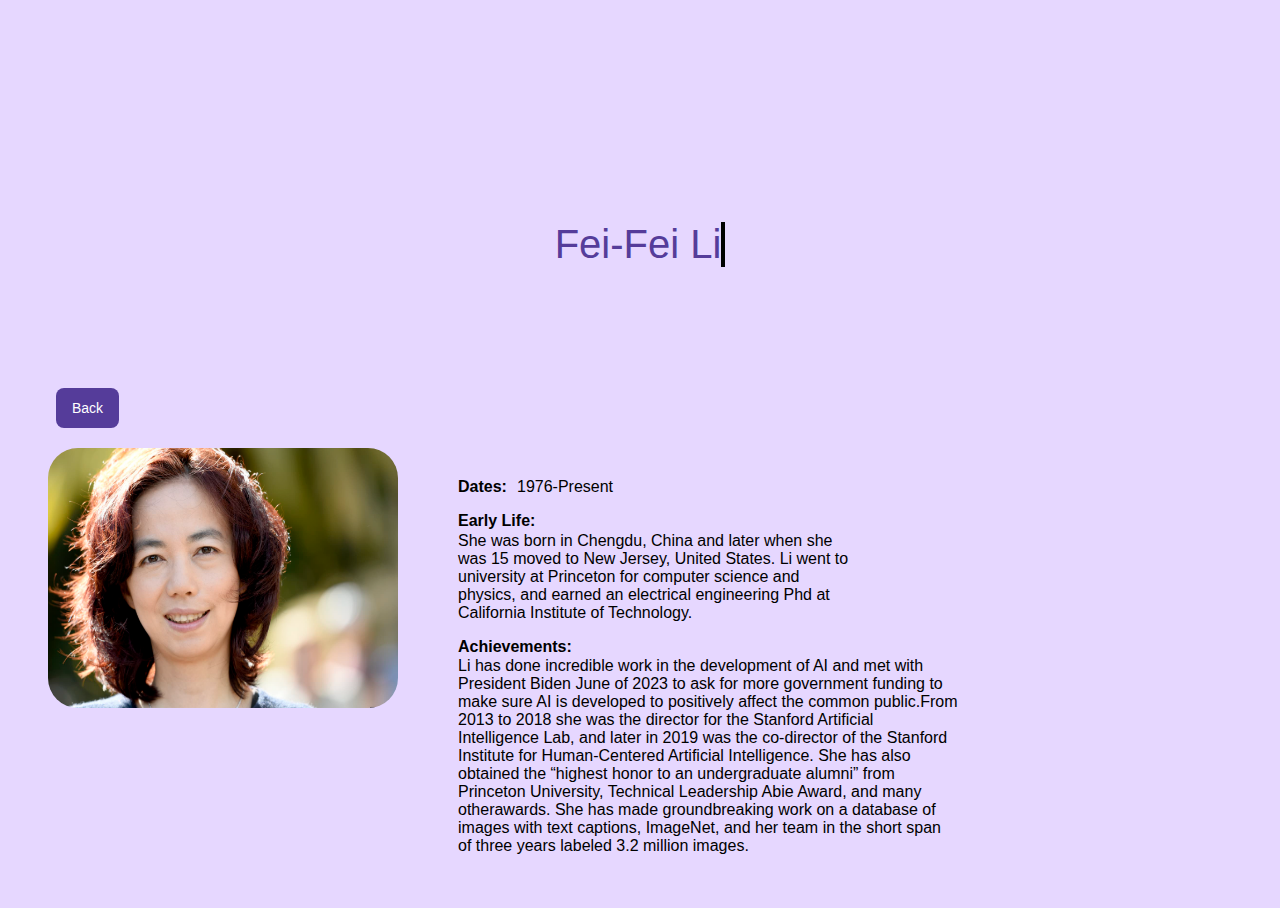
<file: Fei-FeiLi.html>
<!DOCTYPE html>
<html lang="en">

<head>
  <meta charset="UTF-8">
  <meta name="viewport" content="width=device-width, initial-scale=1.0">
  <title>Document</title>
</head>

<body>

  <body>

    <style>
      * {
        box-sizing: border-box;
      }

      body {
        background-color: #E6D7FF;
        font-family: Helvetica, sans-serif;
      }



      @import url('https://fonts.googleapis.com/css2?family=Courier+Prime&display=swap');

      body {
        background-color: #E6D7FF;
        font-family: Helvetica, sans-serif;
      }

      HTML CSSResult Skip Results Iframe EDIT ON @import url('https://fonts.googleapis.com/css2?family=Courier+Prime&display=swap');

      body {
        margin: 0px;
        padding: 0px;
        font-family: "Courier Prime", monospace;
        background-color: #fdfdfe;
      }

      header {
        width: 100%;
        height: 100vh;
        display: flex;
        justify-content: center;
        align-items: center;
        margin: 0;
      }

      header h1 {
        font-size: 40px;
        font-weight: 500;
        margin-left: -00px;
        color: #553c9a;
        border-right: 4px solid #000;
        animation: cursor 1s infinite step-end, typing 10s infinite steps(16);
        white-space: nowrap;
        overflow: hidden;
      }

      @keyframes cursor {

        0%,
        100% {
          border-color: transparent;
        }

        50% {
          border-color: #000;
        }
      }

      @keyframes typing {
        0% {
          width: 0ch
        }

        /*Text is hidden*/
        30% {
          width: 12ch;
        }

        /*The enitre header will be typed out*/
        80% {
          width: 12ch;
        }

        /*Text stays visible*/
        90% {
          width: 0ch;
        }

        /*Text is deleted*/
        100% {
          width: 0ch;
        }

        /*Text stays hidden*/
      }

      .card {
        /* Add shadows to create the "card" effect */
        box-shadow: 0 4px 8px 0 rgba(0, 0, 0, 0.2);
        float: left;
        transition: 0.3s;
        margin-top: -440px;
        max-width: 300px;
        max-height: 600px;
        text-decoration: none;
        margin-left: 10px;
      }

      a {
        color: inherit;
      }

      a:link {
        text-decoration: none;
      }


      a:visited {
        text-decoration: none;
      }


      a:hover {
        text-decoration: none;
      }


      a:active {
        text-decoration: none;
      }

      /* On mouse-over, add a deeper shadow */
      .card:hover {
        box-shadow: 0 8px 16px 0 rgba(0, 0, 0, 0.2);
      }

      /* Add some padding inside the card container */
      .container {
        padding: 162px 90px 50px;
        margin-top: px;
        width: 300px;
        text-align: left;
      }

      b {
        margin-top: 80px;
        padding-top: 10px;
        margin-left: -10px;
      }

      p {
        margin-left: -80px;
      }

      women {
        clear: both;
        float: left;
        margin-left: -100px;
        max-width: 200px;

      }

      img.women {
        clear: both;
        float: left;
        margin-left: 40px;
        max-width: 350px;
        height: 260px;
        margin-top: -460px;
        border-radius: 15px;
        border-radius: 30px;


      }

      a.fill-div {
        display: block;
        height: 100%;
        width: 100%;
        text-decoration: none;
      }

      /* CSS */
      .button-1 {
        background-color: #553c9a;
        border-radius: 8px;
        border-style: none;
        box-sizing: border-box;
        color: #FFFFFF;
        cursor: pointer;
        display: inline-block;
        font-family: "Haas Grot Text R Web", "Helvetica Neue", Helvetica, Arial, sans-serif;
        font-size: 14px;
        font-weight: 500;
        height: 40px;
        line-height: 20px;
        list-style: none;
        margin: 0;
        outline: none;
        padding: 10px 16px;
        position: relative;
        text-align: center;
        text-decoration: none;
        transition: color 100ms;
        vertical-align: baseline;
        user-select: none;
        -webkit-user-select: none;
        touch-action: manipulation;
      }


      .button-1:hover,
      .button-1:focus {
        background-color: #553c9a;
      }
    </style>
    </head>

    <body>
      <div>
        <header>
          <h1 class="title" style="margin-top:-400px">Fei-Fei Li
          </h1>
        </header>
        <button class="button-1" style="margin-top:-520px;margin-left:48px;clear:both;float:left"><a
            href="2000s.html">Back</a></button>


        <img class="women" src="Screenshot 2023-12-05 at 1.18.19 AM.png" alt="Ada Lovelace" style="width:100%">


        <div style="margin-top:-430px;margin-left:450px; max-width: 400px;max-height: 200px;">
          <h4 style="margin-top:-430px">Dates:</h4>
          <p style="margin-top:-39px; margin-left:59px">1976-Present</p>
          <h4 style="margin-top:10px">Early Life:</h4>
          <p style="margin-left:0px;margin-top:-20px"> She was born in Chengdu, China and later when she was 15 moved to
            New Jersey, United States. Li went to university at Princeton for computer science and physics, and earned
            an electrical engineering Phd at California Institute of Technology.

          </p>

          <h4 style="margin-top:10px">Achievements:</h4>
          <p style="margin-left:0px;margin-top:-20px; width: 500px">Li has done incredible work in the development of AI and met with
            President Biden June of 2023 to ask for more government funding to make sure AI is developed to positively
            affect the common public.From 2013 to 2018 she was the director for the Stanford Artificial Intelligence
            Lab, and later in 2019 was the co-director of the Stanford Institute for Human-Centered Artificial
            Intelligence. She has also obtained the “highest honor to an undergraduate alumni” from Princeton
            University, Technical Leadership Abie Award, and many otherawards. She
            has made groundbreaking work on a database of images with text captions, ImageNet, and her team in the short
            span of three years labeled 3.2 million images.
          </p>



        </div>


    </body>

</html>
</file>
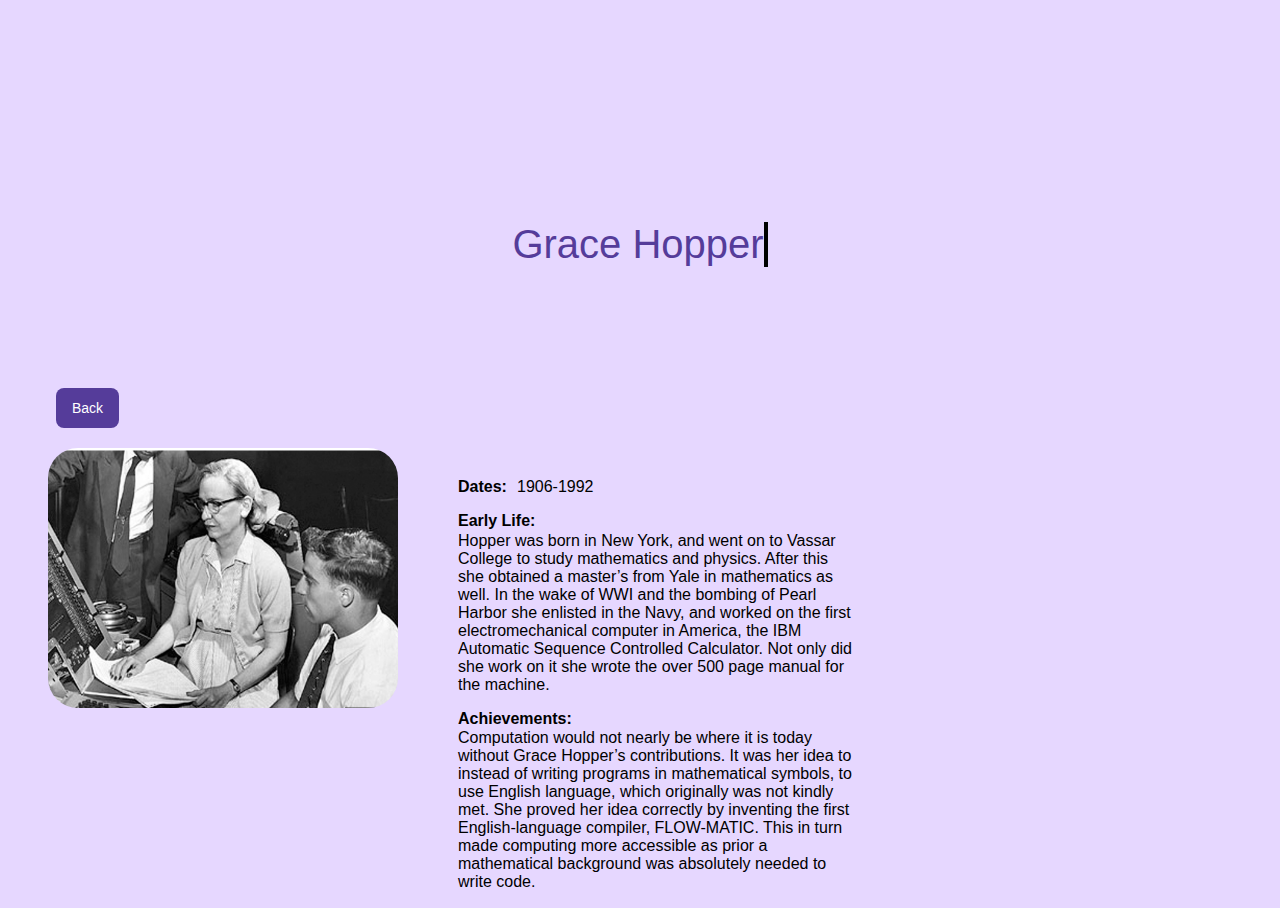
<file: graceHopper.html>
<!DOCTYPE html>
<html lang="en">
<head>
    <meta charset="UTF-8">
    <meta name="viewport" content="width=device-width, initial-scale=1.0">
    <title>Document</title>
</head>
<body>
    <body>
  
        <style>
        * {
          box-sizing: border-box;
        }
        
        body {
          background-color: #E6D7FF;
          font-family: Helvetica, sans-serif;
        }
        
        
        
        @import url('https://fonts.googleapis.com/css2?family=Courier+Prime&display=swap');
        body {
    background-color: #E6D7FF;
    font-family: Helvetica, sans-serif;
  }
  
  HTML CSSResult Skip Results Iframe
EDIT ON
@import url('https://fonts.googleapis.com/css2?family=Courier+Prime&display=swap');
body {
  margin: 0px;
  padding: 0px;
  font-family: "Courier Prime", monospace;
  background-color: #fdfdfe;
}
header {
  width: 100%;
  height: 100vh;
  display: flex;
  justify-content: center;
  align-items: center;
  margin: 0;
}

header h1 {
  font-size: 40px;
  font-weight: 500;
  margin-left: -00px;
  color: #553c9a;
  border-right: 4px solid #000;
  animation: cursor 1s infinite step-end, typing 10s infinite steps(16);
  white-space: nowrap;
  overflow: hidden;
}
@keyframes cursor{
  0%, 100%{border-color: transparent;}
  50%{border-color: #000;}
}

@keyframes typing{
  0%{ width: 0ch} /*Text is hidden*/
  30%{ width: 12ch;} /*The enitre header will be typed out*/
  80%{ width: 12ch;} /*Text stays visible*/
  90%{ width: 0ch;} /*Text is deleted*/
  100%{ width: 0ch;} /*Text stays hidden*/
}
.card {
  /* Add shadows to create the "card" effect */
  box-shadow: 0 4px 8px 0 rgba(0,0,0,0.2);
  float:left;
  transition: 0.3s;
  margin-top: -440px;
  max-width: 300px;
  max-height: 600px;
  text-decoration:none;
  margin-left: 10px;
}
a { color: inherit; } 

a:link { text-decoration: none; }


a:visited { text-decoration: none; }


a:hover { text-decoration: none; }


a:active { text-decoration: none; }

/* On mouse-over, add a deeper shadow */
.card:hover {
  box-shadow: 0 8px 16px 0 rgba(0,0,0,0.2);
}

/* Add some padding inside the card container */
.container {
  padding: 162px 90px 50px;
  margin-top: px;
  width: 300px;
  text-align: left;
}      

b {
    margin-top: 80px;
    padding-top: 10px;
    margin-left: -10px;
}
p {
    margin-left: -80px;
}
women{
    clear:both;
    float:left;
    margin-left: -100px;
    max-width: 200px;

}  
img.women{
    clear:both;
    float:left;
    margin-left: 40px;
    max-width: 350px;
    height: 260px;
    margin-top:-460px;
    border-radius: 15px;
    border-radius: 30px;


} 

a.fill-div {
    display: block;
    height: 100%;
    width: 100%;
    text-decoration: none;
}
/* CSS */
.button-1 {
  background-color: #553c9a;
  border-radius: 8px;
  border-style: none;
  box-sizing: border-box;
  color: #FFFFFF;
  cursor: pointer;
  display: inline-block;
  font-family: "Haas Grot Text R Web", "Helvetica Neue", Helvetica, Arial, sans-serif;
  font-size: 14px;
  font-weight: 500;
  height: 40px;
  line-height: 20px;
  list-style: none;
  margin: 0;
  outline: none;
  padding: 10px 16px;
  position: relative;
  text-align: center;
  text-decoration: none;
  transition: color 100ms;
  vertical-align: baseline;
  user-select: none;
  -webkit-user-select: none;
  touch-action: manipulation;
}


.button-1:hover,
.button-1:focus {
  background-color:#553c9a;
}
       
        </style>
        </head>
        <body>
            <div>
            <header>
                <h1 class="title" style="margin-top:-400px">Grace Hopper</h1>
            </header>
        <button class="button-1"  style="margin-top:-520px;margin-left:48px;clear:both;float:left"><a href="1900s.html">Back</a></button>

             
       <img  class="women" src="Screenshot 2023-12-05 at 1.20.23 AM.png"  alt="Ada Lovelace" style="width:100%">
        
       
       <div style="margin-top:-430px;margin-left:450px; max-width: 400px;max-height: 200px;">
        <h4 style="margin-top:-430px">Dates:</h4>
        <p style="margin-top:-39px; margin-left:59px" >1906-1992</p>
        <h4 style="margin-top:10px">Early Life:</h4>
        <p style="margin-left:0px;margin-top:-20px"> Hopper was born in New York, and went on to Vassar College to study mathematics and physics. After this she obtained a master’s from Yale in mathematics as well. In the wake of WWI and the bombing of Pearl Harbor she enlisted in the Navy, and worked on the first electromechanical computer in America, the IBM Automatic Sequence Controlled Calculator. Not only did she work on it she wrote the over 500 page manual for the machine. 
        </p>
        
        <h4 style="margin-top:10px">Achievements:</h4>
        <p style="margin-left:0px;margin-top:-20px">Computation would not nearly be where it is today without Grace Hopper’s contributions. It was her idea to instead of writing programs in mathematical symbols, to use English language, which originally was not kindly met. She proved her idea correctly by inventing the first English-language compiler, FLOW-MATIC. This in turn made computing more accessible as prior a mathematical background was absolutely needed to write code. 
        </p>
       
      
      
      </div>
          

      </body>
      </html>
</file>
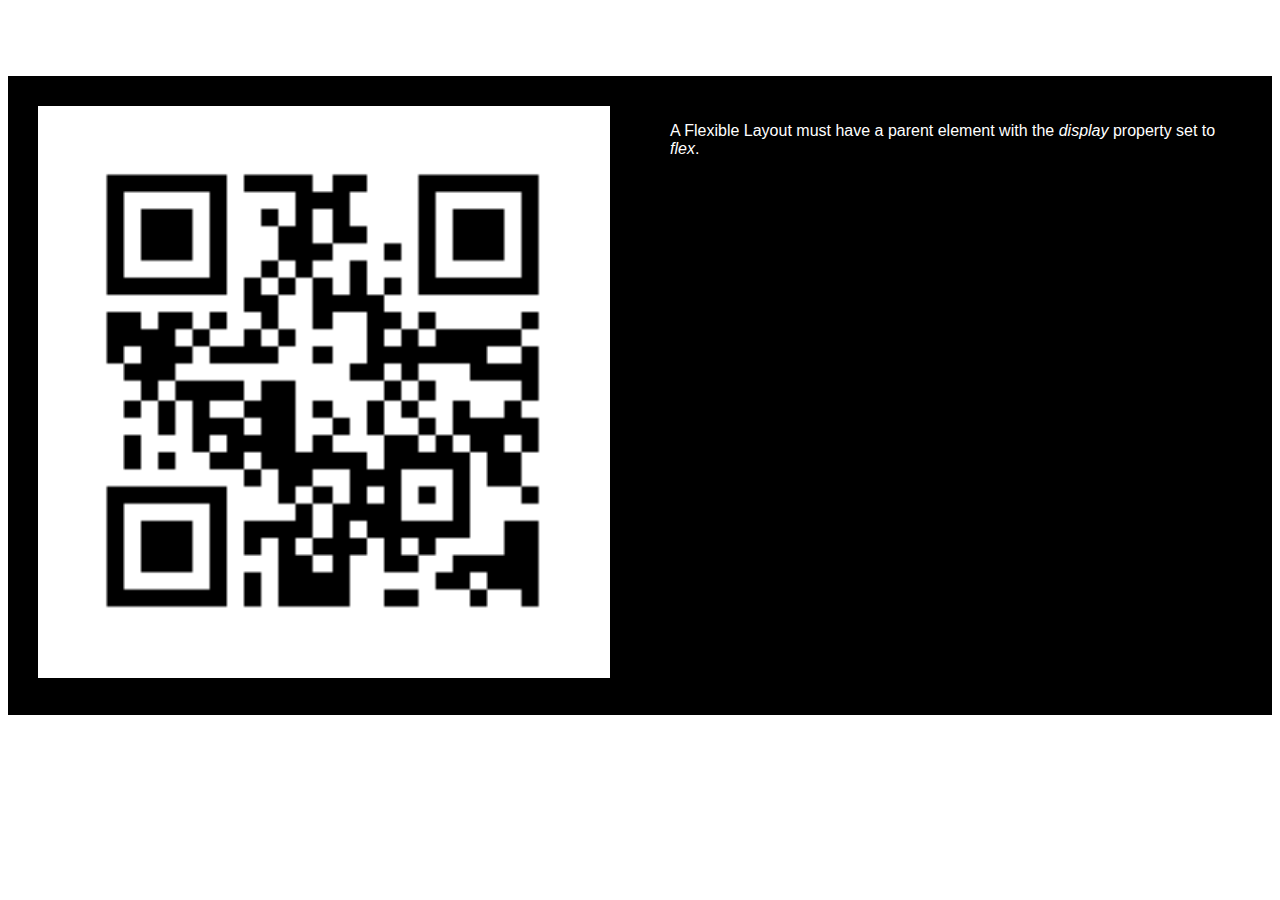
<file: imagetext.html>
<!DOCTYPE html>
<html lang="en">

<head>
  <title>Title</title>
  <meta charset="utf-8">
  <meta name="viewport" content="width=device-width, initial-scale=1">
  <link rel="stylesheet" href="style.css">
<!--Refreshes index.html after 180 seconds-->
  <meta http-equiv="refresh" content="180;url=index.html">
  <!--Creates 3s fade-in animation-->
  <style>
    body {
        animation: fadeInAnimation ease 3s;
        animation-iteration-count: 1;
        animation-fill-mode: forwards;
    }
    @keyframes fadeInAnimation {
        0% {
            opacity: 0;
        }
        100% {
            opacity: 1;
        }
    }
</style>    
</head>

<body>
  <div>
    <ul>
      <li><a href="video.html">Next</a></li>
        <li><a href="video.html">Back</a></li>
    <li style="float:left"><p>My Freaking Cool Project</li>
  </ul>

    <br>

    <div class="flex-container">
      <div>
        <img src="qr1.png" class="img-responsive" style="width:100%"alt="Image" >
      </div>
      <div>
        <p style="font-size:12pt;">A Flexible Layout must have a parent element with the <em>display</em> property set to <em>flex</em>.</p>
      </div>
    </div>


</body>
</html>
</file>
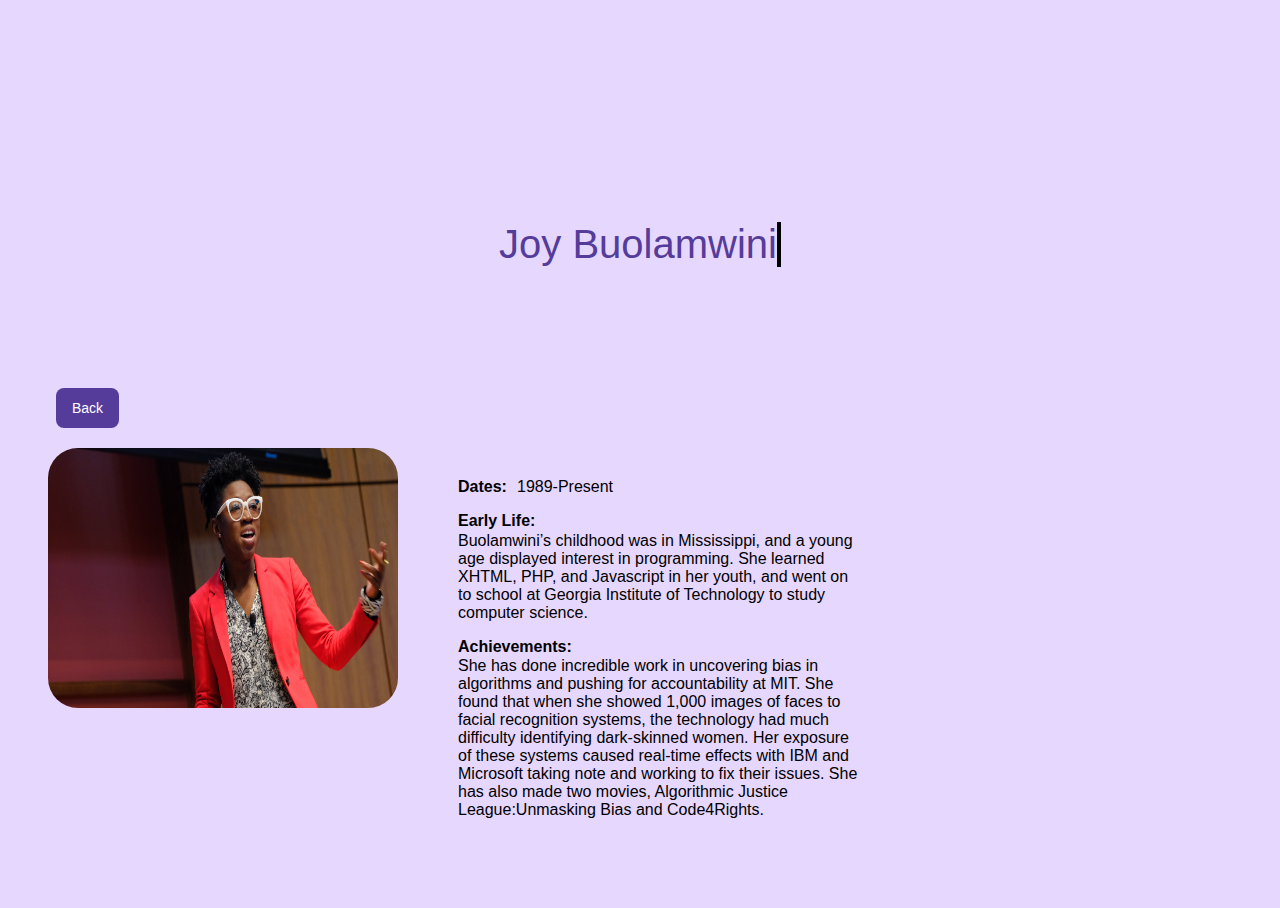
<file: joyBuolamwini.html>
<!DOCTYPE html>
<html lang="en">
<head>
    <meta charset="UTF-8">
    <meta name="viewport" content="width=device-width, initial-scale=1.0">
    <title>Document</title>
</head>
<body>
    <body>
  
        <style>
        * {
          box-sizing: border-box;
        }
        
        body {
          background-color: #E6D7FF;
          font-family: Helvetica, sans-serif;
        }
        
        
        
        @import url('https://fonts.googleapis.com/css2?family=Courier+Prime&display=swap');
        body {
    background-color: #E6D7FF;
    font-family: Helvetica, sans-serif;
  }
  
  HTML CSSResult Skip Results Iframe
EDIT ON
@import url('https://fonts.googleapis.com/css2?family=Courier+Prime&display=swap');
body {
  margin: 0px;
  padding: 0px;
  font-family: "Courier Prime", monospace;
  background-color: #fdfdfe;
}
header {
  width: 100%;
  height: 100vh;
  display: flex;
  justify-content: center;
  align-items: center;
  margin: 0;
}

header h1 {
  font-size: 40px;
  font-weight: 500;
  margin-left: -00px;
  color: #553c9a;
  border-right: 4px solid #000;
  animation: cursor 1s infinite step-end, typing 10s infinite steps(16);
  white-space: nowrap;
  overflow: hidden;
}
@keyframes cursor{
  0%, 100%{border-color: transparent;}
  50%{border-color: #000;}
}

@keyframes typing{
  0%{ width: 0ch} /*Text is hidden*/
  30%{ width: 13ch;} /*The enitre header will be typed out*/
  80%{ width: 13ch;} /*Text stays visible*/
  90%{ width: 0ch;} /*Text is deleted*/
  100%{ width: 0ch;} /*Text stays hidden*/
}
.card {
  /* Add shadows to create the "card" effect */
  box-shadow: 0 4px 8px 0 rgba(0,0,0,0.2);
  float:left;
  transition: 0.3s;
  margin-top: -440px;
  max-width: 300px;
  max-height: 600px;
  text-decoration:none;
  margin-left: 10px;
}
a { color: inherit; } 

a:link { text-decoration: none; }


a:visited { text-decoration: none; }


a:hover { text-decoration: none; }


a:active { text-decoration: none; }

/* On mouse-over, add a deeper shadow */
.card:hover {
  box-shadow: 0 8px 16px 0 rgba(0,0,0,0.2);
}

/* Add some padding inside the card container */
.container {
  padding: 162px 90px 50px;
  margin-top: px;
  width: 300px;
  text-align: left;
}      

b {
    margin-top: 80px;
    padding-top: 10px;
    margin-left: -10px;
}
p {
    margin-left: -80px;
}
women{
    clear:both;
    float:left;
    margin-left: -100px;
    max-width: 200px;

}  
img.women{
    clear:both;
    float:left;
    margin-left: 40px;
    max-width: 350px;
    height: 260px;
    margin-top:-460px;
    border-radius: 15px;
    border-radius: 30px;


} 

a.fill-div {
    display: block;
    height: 100%;
    width: 100%;
    text-decoration: none;
}
/* CSS */
.button-1 {
  background-color: #553c9a;
  border-radius: 8px;
  border-style: none;
  box-sizing: border-box;
  color: #FFFFFF;
  cursor: pointer;
  display: inline-block;
  font-family: "Haas Grot Text R Web", "Helvetica Neue", Helvetica, Arial, sans-serif;
  font-size: 14px;
  font-weight: 500;
  height: 40px;
  line-height: 20px;
  list-style: none;
  margin: 0;
  outline: none;
  padding: 10px 16px;
  position: relative;
  text-align: center;
  text-decoration: none;
  transition: color 100ms;
  vertical-align: baseline;
  user-select: none;
  -webkit-user-select: none;
  touch-action: manipulation;
}


.button-1:hover,
.button-1:focus {
  background-color:#553c9a;
}
       
        </style>
        </head>
        <body>
            <div>
            <header>
                <h1 class="title" style="margin-top:-400px">Joy Buolamwini</h1>
            </header>
        <button class="button-1"  style="margin-top:-520px;margin-left:48px;clear:both;float:left"><a href="2000s.html">Back</a></button>

             
       <img  class="women" src="Screenshot 2023-12-05 at 1.37.19 AM.png"  alt="Ada Lovelace" style="width:100%">
        
       
       <div style="margin-top:-430px;margin-left:450px; max-width: 400px;max-height: 200px;">
        <h4 style="margin-top:-430px">Dates:</h4>
        <p style="margin-top:-39px; margin-left:59px" >1989-Present</p>
        <h4 style="margin-top:10px">Early Life:</h4>
        <p style="margin-left:0px;margin-top:-20px">	Buolamwini’s childhood was in Mississippi, and a young age displayed interest in programming. She learned XHTML, PHP, and Javascript in her youth, and went on to school at Georgia Institute of Technology to study computer science.
        </p>
        
        <h4 style="margin-top:10px">Achievements:</h4>
        <p style="margin-left:0px;margin-top:-20px">She has done incredible work in uncovering bias in algorithms and pushing for accountability at MIT. She found that when she showed 1,000 images of faces to facial recognition systems, the technology had much difficulty identifying dark-skinned women. Her exposure of these systems caused real-time effects with IBM and Microsoft taking note and working to fix their issues. She has also made two movies, Algorithmic Justice League:Unmasking Bias and  Code4Rights. 
        </p>
       
      
      
      </div>
          

      </body>
      </html>
</file>
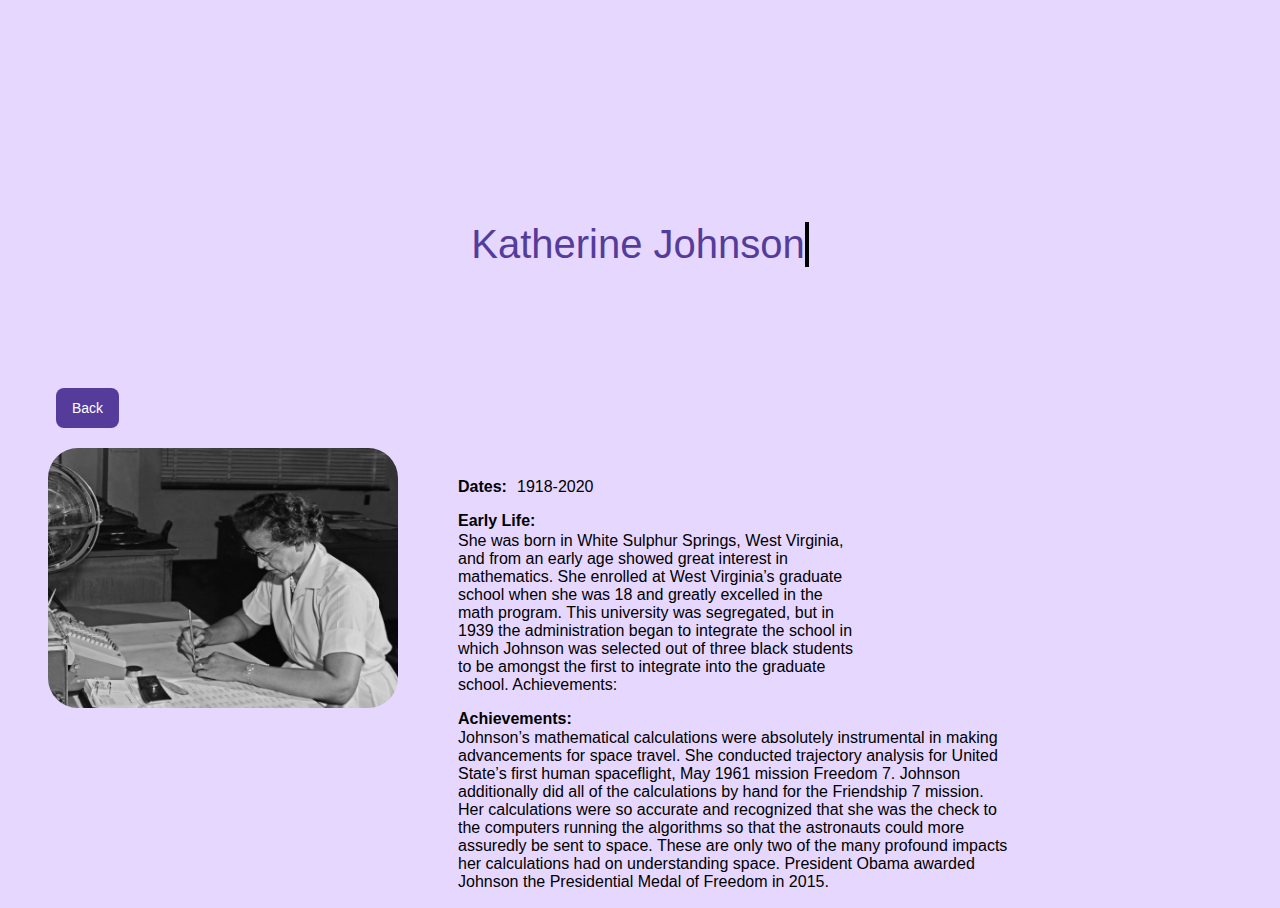
<file: katherineJohnson.html>
<!DOCTYPE html>
<html lang="en">
<head>
    <meta charset="UTF-8">
    <meta name="viewport" content="width=device-width, initial-scale=1.0">
    <title>Document</title>
</head>
<body>
    <body>
  
        <style>
        * {
          box-sizing: border-box;
        }
        
        body {
          background-color: #E6D7FF;
          font-family: Helvetica, sans-serif;
        }
        
        
        
        @import url('https://fonts.googleapis.com/css2?family=Courier+Prime&display=swap');
        body {
    background-color: #E6D7FF;
    font-family: Helvetica, sans-serif;
  }
  
  HTML CSSResult Skip Results Iframe
EDIT ON
@import url('https://fonts.googleapis.com/css2?family=Courier+Prime&display=swap');
body {
  margin: 0px;
  padding: 0px;
  font-family: "Courier Prime", monospace;
  background-color: #fdfdfe;
}
header {
  width: 100%;
  height: 100vh;
  display: flex;
  justify-content: center;
  align-items: center;
  margin: 0;
}

header h1 {
  font-size: 40px;
  font-weight: 500;
  margin-left: -00px;
  color: #553c9a;
  border-right: 4px solid #000;
  animation: cursor 1s infinite step-end, typing 10s infinite steps(16);
  white-space: nowrap;
  overflow: hidden;
}
@keyframes cursor{
  0%, 100%{border-color: transparent;}
  50%{border-color: #000;}
}

@keyframes typing{
  0%{ width: 0ch} /*Text is hidden*/
  30%{ width: 16ch;} /*The enitre header will be typed out*/
  80%{ width: 16ch;} /*Text stays visible*/
  90%{ width: 0ch;} /*Text is deleted*/
  100%{ width: 0ch;} /*Text stays hidden*/
}
.card {
  /* Add shadows to create the "card" effect */
  box-shadow: 0 4px 8px 0 rgba(0,0,0,0.2);
  float:left;
  transition: 0.3s;
  margin-top: -440px;
  max-width: 300px;
  max-height: 600px;
  text-decoration:none;
  margin-left: 10px;
}
a { color: inherit; } 

a:link { text-decoration: none; }


a:visited { text-decoration: none; }


a:hover { text-decoration: none; }


a:active { text-decoration: none; }

/* On mouse-over, add a deeper shadow */
.card:hover {
  box-shadow: 0 8px 16px 0 rgba(0,0,0,0.2);
}

/* Add some padding inside the card container */
.container {
  padding: 162px 90px 50px;
  margin-top: px;
  width: 300px;
  text-align: left;
}      

b {
    margin-top: 80px;
    padding-top: 10px;
    margin-left: -10px;
}
p {
    margin-left: -80px;
}
women{
    clear:both;
    float:left;
    margin-left: -100px;
    max-width: 200px;

}  
img.women{
    clear:both;
    float:left;
    margin-left: 40px;
    max-width: 350px;
    height: 260px;
    margin-top:-460px;
    border-radius: 15px;
    border-radius: 30px;


} 

a.fill-div {
    display: block;
    height: 100%;
    width: 100%;
    text-decoration: none;
}
/* CSS */
.button-1 {
  background-color: #553c9a;
  border-radius: 8px;
  border-style: none;
  box-sizing: border-box;
  color: #FFFFFF;
  cursor: pointer;
  display: inline-block;
  font-family: "Haas Grot Text R Web", "Helvetica Neue", Helvetica, Arial, sans-serif;
  font-size: 14px;
  font-weight: 500;
  height: 40px;
  line-height: 20px;
  list-style: none;
  margin: 0;
  outline: none;
  padding: 10px 16px;
  position: relative;
  text-align: center;
  text-decoration: none;
  transition: color 100ms;
  vertical-align: baseline;
  user-select: none;
  -webkit-user-select: none;
  touch-action: manipulation;
}


.button-1:hover,
.button-1:focus {
  background-color:#553c9a;
}
       
        </style>
        </head>
        <body>
            <div>
            <header>
                <h1 class="title" style="margin-top:-400px">Katherine Johnson</h1>
            </header>
        <button class="button-1"  style="margin-top:-520px;margin-left:48px;clear:both;float:left"><a href="1900s.html">Back</a></button>

             
       <img  class="women" src="Screenshot 2023-12-05 at 1.22.48 AM.png"  alt="Ada Lovelace" style="width:100%">
        
       
       <div style="margin-top:-430px;margin-left:450px; max-width: 400px;max-height: 200px;">
        <h4 style="margin-top:-430px">Dates:</h4>
        <p style="margin-top:-39px; margin-left:59px" >1918-2020</p>
        <h4 style="margin-top:10px">Early Life:</h4>
        <p style="margin-left:0px;margin-top:-20px">  She was born in White Sulphur Springs, West Virginia, and from an early age showed great interest in mathematics.  She enrolled at West Virginia’s graduate school when she was 18 and greatly excelled in the math program.  This university was segregated, but in 1939 the administration began to integrate the school in which Johnson was selected out of three black students to be amongst the first to integrate into the graduate school.
          Achievements:
          
        </p>
        
        <h4 style="margin-top:10px">Achievements:</h4>
        <p style="margin-left:0px;margin-top:-20px;width: 550px">Johnson’s mathematical calculations were absolutely instrumental in making advancements for space travel. She conducted trajectory analysis for United State’s first human spaceflight,  May 1961 mission Freedom 7. Johnson additionally did all of the calculations by hand for the Friendship 7 mission. Her calculations were so accurate and recognized that she was the check to the computers running the algorithms so that the astronauts could more assuredly be sent to space.  These are only two of the many profound impacts her calculations had on understanding space. President Obama awarded Johnson the Presidential Medal of Freedom in 2015.
        </p>
       
      
      
      </div>
          

      </body>
      </html>
</file>
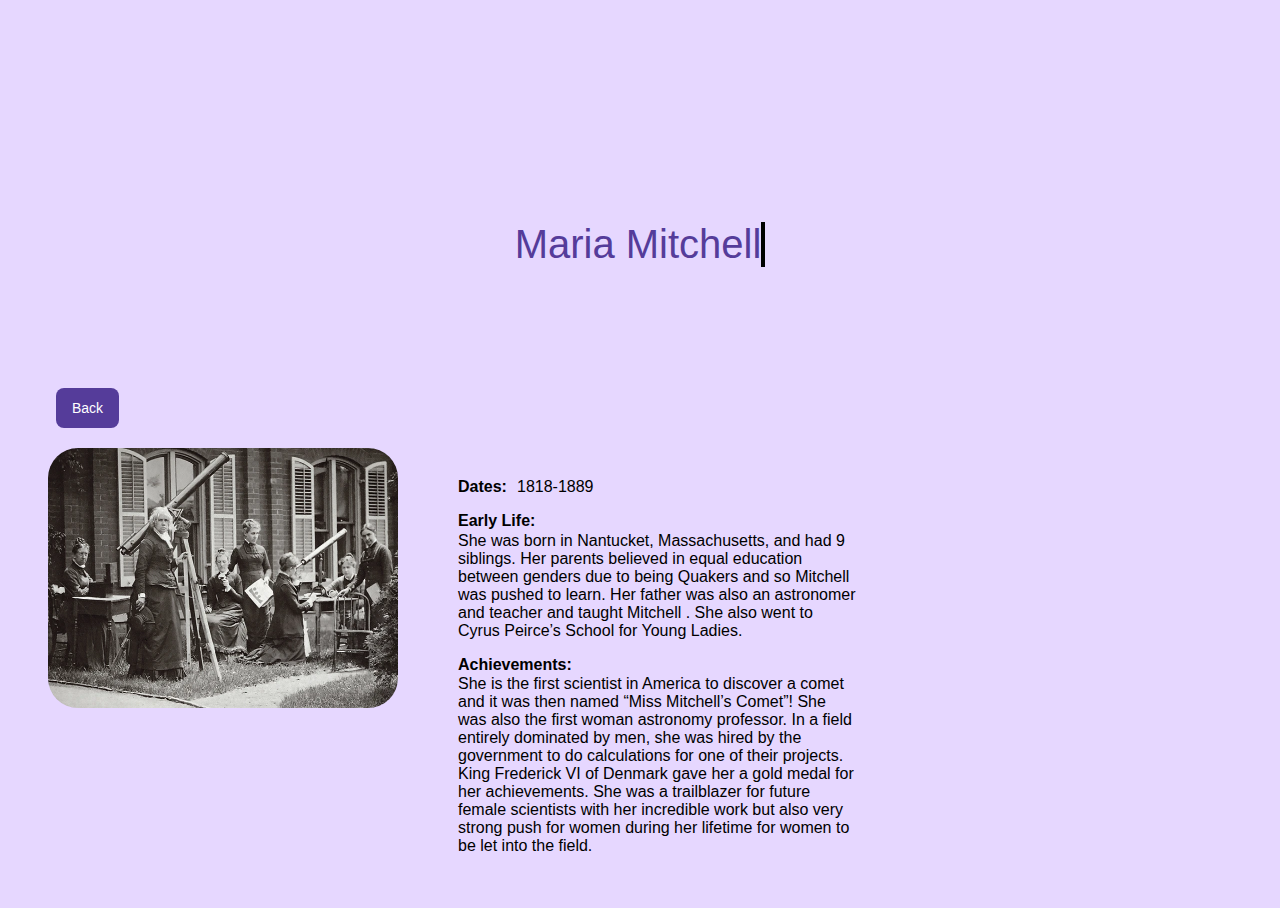
<file: mariaMitchell.html>
<!DOCTYPE html>
<html lang="en">
<head>
    <meta charset="UTF-8">
    <meta name="viewport" content="width=device-width, initial-scale=1.0">
    <title>Document</title>
</head>
<body>
    <body>
  
        <style>
        * {
          box-sizing: border-box;
        }
        
        body {
          background-color: #E6D7FF;
          font-family: Helvetica, sans-serif;
        }
        
        
        
        @import url('https://fonts.googleapis.com/css2?family=Courier+Prime&display=swap');
        body {
    background-color: #E6D7FF;
    font-family: Helvetica, sans-serif;
  }
  
  HTML CSSResult Skip Results Iframe
EDIT ON
@import url('https://fonts.googleapis.com/css2?family=Courier+Prime&display=swap');
body {
  margin: 0px;
  padding: 0px;
  font-family: "Courier Prime", monospace;
  background-color: #fdfdfe;
}
header {
  width: 100%;
  height: 100vh;
  display: flex;
  justify-content: center;
  align-items: center;
  margin: 0;
}

header h1 {
  font-size: 40px;
  font-weight: 500;
  margin-left: -00px;
  color: #553c9a;
  border-right: 4px solid #000;
  animation: cursor 1s infinite step-end, typing 10s infinite steps(16);
  white-space: nowrap;
  overflow: hidden;
}
@keyframes cursor{
  0%, 100%{border-color: transparent;}
  50%{border-color: #000;}
}

@keyframes typing{
  0%{ width: 0ch} /*Text is hidden*/
  30%{ width: 12ch;} /*The enitre header will be typed out*/
  80%{ width: 12ch;} /*Text stays visible*/
  90%{ width: 0ch;} /*Text is deleted*/
  100%{ width: 0ch;} /*Text stays hidden*/
}
.card {
  /* Add shadows to create the "card" effect */
  box-shadow: 0 4px 8px 0 rgba(0,0,0,0.2);
  float:left;
  transition: 0.3s;
  margin-top: -440px;
  max-width: 300px;
  max-height: 600px;
  text-decoration:none;
  margin-left: 10px;
}
a { color: inherit; } 

a:link { text-decoration: none; }


a:visited { text-decoration: none; }


a:hover { text-decoration: none; }


a:active { text-decoration: none; }

/* On mouse-over, add a deeper shadow */
.card:hover {
  box-shadow: 0 8px 16px 0 rgba(0,0,0,0.2);
}

/* Add some padding inside the card container */
.container {
  padding: 162px 90px 50px;
  margin-top: px;
  width: 300px;
  text-align: left;
}      

b {
    margin-top: 80px;
    padding-top: 10px;
    margin-left: -10px;
}
p {
    margin-left: -80px;
}
women{
    clear:both;
    float:left;
    margin-left: -100px;
    max-width: 200px;

}  
img.women{
    clear:both;
    float:left;
    margin-left: 40px;
    max-width: 350px;
    height: 260px;
    margin-top:-460px;
    border-radius: 15px;
    border-radius: 30px;


} 

a.fill-div {
    display: block;
    height: 100%;
    width: 100%;
    text-decoration: none;
}
/* CSS */
.button-1 {
  background-color: #553c9a;
  border-radius: 8px;
  border-style: none;
  box-sizing: border-box;
  color: #FFFFFF;
  cursor: pointer;
  display: inline-block;
  font-family: "Haas Grot Text R Web", "Helvetica Neue", Helvetica, Arial, sans-serif;
  font-size: 14px;
  font-weight: 500;
  height: 40px;
  line-height: 20px;
  list-style: none;
  margin: 0;
  outline: none;
  padding: 10px 16px;
  position: relative;
  text-align: center;
  text-decoration: none;
  transition: color 100ms;
  vertical-align: baseline;
  user-select: none;
  -webkit-user-select: none;
  touch-action: manipulation;
}


.button-1:hover,
.button-1:focus {
  background-color:#553c9a;
}
       
        </style>
        </head>
        <body>
            <div>
            <header>
                <h1 class="title" style="margin-top:-400px">Maria Mitchell</h1>
            </header>
            <button class="button-1"  style="margin-top:-520px;margin-left:48px;clear:both;float:left"><a href="1800s.html">Back</a></button>

             
       <img  class="women" src="mariaMitchel.webp"  alt="Ada Lovelace" style="width:100%">
        
       
       <div style="margin-top:-430px;margin-left:450px; max-width: 400px;max-height: 200px;">
        <h4 style="margin-top:-430px">Dates:</h4>
        <p style="margin-top:-39px; margin-left:59px" > 	1818-1889</p>
        <h4 style="margin-top:10px">Early Life:</h4>
        <p style="margin-left:0px;margin-top:-20px">	She was born in Nantucket, Massachusetts, and had 9 siblings. Her parents believed in equal education between genders due to being Quakers and so Mitchell was pushed to learn. Her father was also an astronomer and teacher and taught Mitchell . She also went to Cyrus Peirce’s School for Young Ladies.

        </p>
        
        <h4 style="margin-top:10px">Achievements:</h4>
        <p style="margin-left:0px;margin-top:-20px">She is the first scientist in America to discover a comet and it was then named “Miss Mitchell’s Comet”! She was also the first woman astronomy professor. In a field entirely dominated by men, she was hired by the government to do calculations for one of their projects. King Frederick VI of Denmark gave her a gold medal for her achievements. 
          She was a trailblazer for future female scientists with her incredible work but also very strong push for women during her lifetime for women to be let into the field.
          
          
           </p>
       
      
      
      </div>
          

      </body>
      </html>
</file>
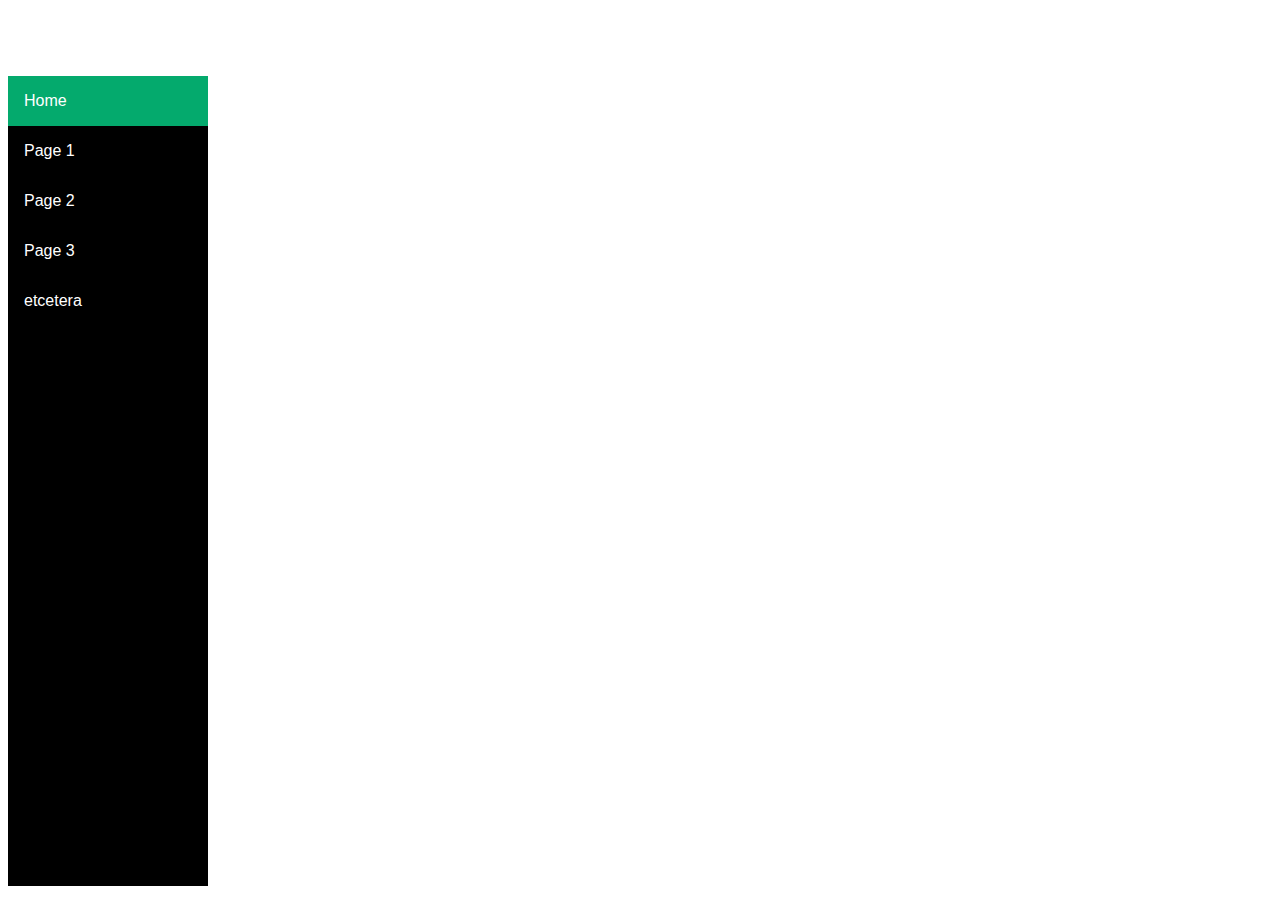
<file: menu.html>
<!DOCTYPE html>
<html lang="en">
<head>
  <title>Title</title>
  <meta charset="utf-8">
  <meta name="viewport" content="width=device-width, initial-scale=1">
  <link rel="stylesheet" href="style.css">
<!--Refreshes index.html after 180 seconds-->
  <meta http-equiv="refresh" content="180;url=index.html">
<!--Creates 3s fade-in animation-->
  <style>
    body {
        animation: fadeInAnimation ease 3s;
        animation-iteration-count: 1;
        animation-fill-mode: forwards;
    }
    @keyframes fadeInAnimation {
        0% {
            opacity: 0;
        }
        100% {
            opacity: 1;
        }
    }
</style>
</head>

<body>
    <ul>
      <li><a href="modal.html">Next</a></li>
        <li><a href="index.html">Back</a></li>
    <li style="float:left"><p>Touchscreen Interface Design Toolkit</li>
  </ul>

    <br>

    <div class="sidebar">
    <a class="active" href="#menu">Home</a>
    <a href="">Page 1</a>
    <a href="">Page 2</a>
    <a href="">Page 3</a>
    <a href="">etcetera</a>
  </div>

  <div class= "maincontent">
    <h2>Responsive Sidebar Example</h2>
    <p>This example use media queries to transform the sidebar to a top navigation bar when the screen size is 700px or less.</p>
    <p>We have also added a media query for screens that are 400px or less, which will vertically stack and center the navigation links.</p>
    <h3>Resize the browser window to see the effect.</h3>
  </div>

  </body>
  </html>

</body>
</html>
</file>
<file: style.css>
body {
  /* background-color: black; */
  font-family: Arial, Helvetica, sans-serif;
}

ul {
  list-style-type: none;
  margin: 0;
  padding: 0;
  overflow: hidden;
  /* background-color: black; */
}

li {
  float: right;
}

li p {
  color: white;
  text-align: center;
  padding: 0px 16px;
  text-decoration: none;
}

li a {
  display: block;
  color: white;
  text-align: center;
  padding: 14px 16px;
  text-decoration: none;
}

li  a:hover {
    color: grey;
  }

/* Slideshow container */
.slideshow-container {
  max-width: 85%;
  position: relative;
  margin: auto;
}

/* Hide the images by default */
.mySlides {
  display: none;
}

/* Next & previous buttons */
.prev, .next {
  cursor: pointer;
  position: absolute;
  top: 50%;
  width: auto;
  margin-top: -22px;
  padding: 16px;
  color: white;
  font-weight: bold;
  font-size: 18px;
  transition: 0.6s ease;
  border-radius: 0 3px 3px 0;
  user-select: none;
}

/* Position the "next button" to the right */
.next {
  right: 0;
  border-radius: 3px 0 0 3px;
}

/* On hover, add a black background color with a little bit see-through */
.prev:hover, .next:hover {
  background-color: rgba(0,0,0,0.8);
}

/* Caption text */
.text {
  color: #f2f2f2;
  font-size: 15px;
  padding: 8px 12px;
  position: absolute;
  bottom: 8px;
  width: 100%;
  text-align: center;
}


/* The dots/bullets/indicators */
.dot {
  cursor: pointer;
  height: 15px;
  width: 15px;
  margin: 0 2px;
  background-color: #bbb;
  border-radius: 50%;
  display: inline-block;
  transition: background-color 0.6s ease;
}

.active, .dot:hover {
  background-color: #717171;
}

/* Fading animation */
.fade {
  animation-name: fade;
  animation-duration: 3s;
}

@keyframes fade {
  from {opacity: .4}
  to {opacity: 1}
}

.flex-container {
  display: flex;
  background-color: black;
}

.flex-container > div {
  background-color: #white;
  color: white;
  width: 50%;
  margin: 10px;
  padding: 20px;
  font-size: 30px;
}

/* The Modal (background) */
.modal {
  display: none; /* Hidden by default */
  position: fixed; /* Stay in place */
  z-index: 1; /* Sit on top */
  left: 0;
  top: 0;
  width: 100%; /* Full width */
  height: 100%; /* Full height */
  overflow: auto; /* Enable scroll if needed */
  background-color: rgb(0,0,0); /* Fallback color */
  background-color: rgba(0,0,0,0.4); /* Black w/ opacity */
}

.center {
  display: flex;
  justify-content: center;
  align-items: center;
  height: 200px;
  border: 3px solid green;
}

/* Modal Content/Box */
.modal-content {
  background-color: #fefefe;
  margin: 15% auto; /* 15% from the top and centered */
  padding: 20px;
  border: 1px solid #888;
  width: 80%; /* Could be more or less, depending on screen size */
}

/*Button */
button:hover {
    color: grey;


/*Navigation */

}

.sidebar {
  margin: 0;
  padding: 0;
  width: 200px;
  background-color: black;
  position: fixed;
  height: 90vh;
  overflow: auto;
}

.sidebar a {
  display: block;
  color: white;
  padding: 16px;
  text-decoration: none;
}

.sidebar a.active {
  background-color: #04AA6D;
  color: white;
}

.sidebar a:hover:not(.active) {
  background-color: #555;
  color: white;
}

div.maincontent {
  margin-left: 300px;
  padding: 1px 16px;
  height: ;
  width: ;
  color: white;
}

@media screen and (max-width: 700px) {
  .sidebar {
    width: 100%;
    height: auto;
    position: relative;
  }
  .sidebar a {float: left;}
  div.maincontent {margin-left: 0;}
}

@media screen and (max-width: 400px) {
  .sidebar a {
    text-align: center;
    float: none;
  }
}
  }
</file>
